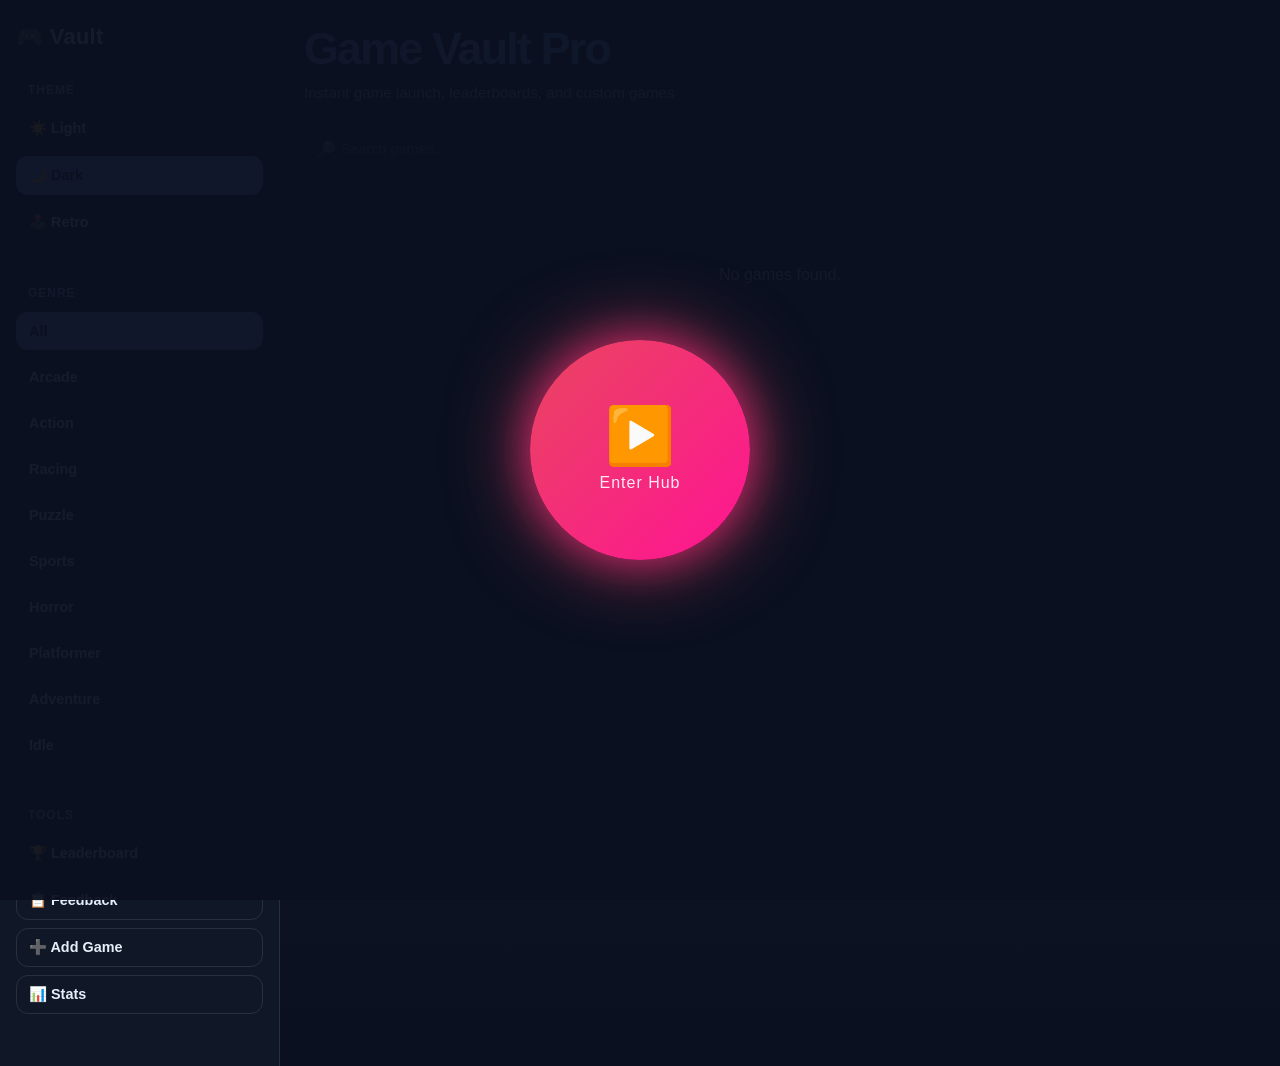
<file: index.html>
<!DOCTYPE html>
<html lang="en">
<head>
  <meta charset="UTF-8" />
  <meta name="viewport" content="width=device-width, initial-scale=1.0" />
  <title>Game Vault Pro</title>
  <style>
    :root {
      --bg: #0b1020;
      --bg-alt: #141d31;
      --surface: rgba(17,24,39,0.9);
      --surface-2: rgba(19,30,52,0.85);
      --text: #e5eefb;
      --muted: #a5b4d3;
      --accent: #7c9cff;
      --accent-2: #36d399;
      --border: rgba(148,163,184,0.18);
      --button-text: #08111d;
      --shadow: 0 24px 64px rgba(2, 6, 23, 0.52);
      --chip-bg: rgba(124,156,255,0.16);
      --chip-text: #e5eefb;
      --highlight: #e94560;
    }

    body[data-theme="light"] {
      --bg: #f4f7fb;
      --bg-alt: #ebf0f7;
      --surface: #ffffff;
      --surface-2: #edf2fb;
      --text: #111827;
      --muted: #4b5563;
      --accent: #3b82f6;
      --accent-2: #10b981;
      --border: rgba(17, 24, 39, 0.12);
      --button-text: #ffffff;
      --chip-bg: rgba(59, 130, 246, 0.1);
      --chip-text: #1f2937;
      --highlight: #ff6b6b;
    }

    body[data-theme="retro"] {
      --bg: #ff00ff;
      --bg-alt: #ff7b00;
      --surface: #ffff00;
      --surface-2: #ffdb00;
      --text: #000000;
      --muted: #1f1f1f;
      --accent: #00ffff;
      --accent-2: #ff4d4d;
      --border: rgba(0,0,0,0.6);
      --button-text: #000000;
      --chip-bg: rgba(0,255,255,0.2);
      --chip-text: #000000;
      --highlight: #ff00ff;
    }

    * { box-sizing: border-box; }
    html { scroll-behavior: smooth; }

    body {
      margin: 0;
      font-family: Inter, "Segoe UI", sans-serif;
      background: linear-gradient(180deg, var(--bg-alt), var(--bg));
      color: var(--text);
      display: grid;
      grid-template-columns: 280px 1fr;
      grid-template-rows: 1fr;
      min-height: 100vh;
    }

    /* Launch Button Screen */
    .launch-screen {
      position: fixed;
      inset: 0;
      display: grid;
      place-items: center;
      background: rgba(11, 16, 32, 0.95);
      z-index: 9999;
      animation: fadeInScreen 0.5s ease;
    }

    .launch-screen.hidden {
      opacity: 0;
      pointer-events: none;
      animation: fadeOutScreen 0.6s ease forwards;
    }

    @keyframes fadeInScreen {
      from { opacity: 0; }
      to { opacity: 1; }
    }

    @keyframes fadeOutScreen {
      from { opacity: 1; }
      to { opacity: 0; }
    }

    .launch-container {
      text-align: center;
    }

    .launch-btn {
      width: 220px;
      height: 220px;
      border-radius: 50%;
      background: linear-gradient(135deg, var(--highlight), #ff1493);
      border: none;
      cursor: pointer;
      font-size: 64px;
      font-weight: bold;
      color: white;
      box-shadow: 0 0 80px rgba(233, 69, 96, 0.8), 0 0 40px rgba(255, 20, 147, 0.6);
      animation: float 3s ease-in-out infinite, pulse-glow 2s ease-in-out infinite;
      transition: all 0.3s ease;
      display: flex;
      align-items: center;
      justify-content: center;
      flex-direction: column;
    }

    @keyframes float {
      0%, 100% { transform: translateY(0px); }
      50% { transform: translateY(-40px); }
    }

    @keyframes pulse-glow {
      0%, 100% {
        box-shadow: 0 0 60px rgba(233, 69, 96, 0.8), 0 0 30px rgba(255, 20, 147, 0.5);
      }
      50% {
        box-shadow: 0 0 100px rgba(233, 69, 96, 1), 0 0 60px rgba(255, 20, 147, 0.8);
      }
    }

    .launch-btn:hover {
      transform: scale(1.15);
      box-shadow: 0 0 120px rgba(233, 69, 96, 1), 0 0 80px rgba(255, 20, 147, 0.9);
    }

    .launch-btn:active {
      animation: launch-click 0.8s cubic-bezier(0.34, 1.56, 0.64, 1);
    }

    @keyframes launch-click {
      0% {
        transform: scale(1) rotateZ(0deg);
        opacity: 1;
      }
      50% {
        transform: scale(0.3) rotateZ(180deg);
        opacity: 0.8;
      }
      100% {
        transform: scale(0) rotateZ(360deg);
        opacity: 0;
      }
    }

    .launch-text {
      font-size: 56px;
      line-height: 1;
      margin-bottom: 10px;
    }

    .launch-subtext {
      font-size: 16px;
      opacity: 0.9;
      font-weight: 500;
      letter-spacing: 1px;
    }

    /* Main Layout */
    .sidebar {
      background: var(--surface);
      border-right: 1px solid var(--border);
      padding: 24px 0;
      overflow-y: auto;
      grid-row: 1;
      grid-column: 1;
    }

    .sidebar-section {
      padding: 0 16px 20px;
    }

    .sidebar-title {
      font-weight: 800;
      font-size: 0.75rem;
      text-transform: uppercase;
      letter-spacing: 0.08em;
      color: var(--muted);
      margin: 16px 0 12px;
      padding: 0 12px;
    }

    .sidebar-btn {
      width: 100%;
      border: 1px solid var(--border);
      background: transparent;
      color: var(--text);
      border-radius: 12px;
      padding: 10px 12px;
      text-align: left;
      cursor: pointer;
      font-weight: 700;
      transition: all 0.2s ease;
      margin-bottom: 8px;
      font-size: 0.9rem;
    }

    .sidebar-btn:hover,
    .sidebar-btn.active {
      background: var(--accent);
      color: var(--button-text);
      border-color: transparent;
    }

    .main-content {
      grid-row: 1;
      grid-column: 2;
      padding: 24px;
      overflow-y: auto;
    }

    .brand {
      font-weight: 900;
      letter-spacing: 0.02em;
      font-size: 1.35rem;
      padding: 0 16px 16px;
      border-bottom: 1px solid var(--border);
      margin-bottom: 12px;
    }

    h1 {
      margin: 0 0 8px;
      font-size: clamp(2rem, 3.5vw, 3rem);
      line-height: 1.1;
      letter-spacing: -0.04em;
      background: linear-gradient(135deg, var(--accent), var(--accent-2));
      -webkit-background-clip: text;
      -webkit-text-fill-color: transparent;
      background-clip: text;
    }

    .subtitle {
      color: var(--muted);
      line-height: 1.6;
      font-size: 0.95rem;
      margin: 0 0 24px;
    }

    .search-wrap {
      position: relative;
      margin-bottom: 18px;
    }

    .search-wrap input {
      width: 100%;
      background: var(--surface);
      border: 1px solid var(--border);
      border-radius: 12px;
      padding: 10px 14px 10px 36px;
      color: var(--text);
      outline: none;
      font-size: 0.9rem;
      transition: border-color 0.2s ease;
    }

    .search-wrap input:focus {
      border-color: var(--accent);
      box-shadow: 0 0 0 3px rgba(124, 156, 255, 0.1);
    }

    .search-icon {
      position: absolute;
      left: 12px;
      top: 50%;
      transform: translateY(-50%);
      opacity: 0.7;
    }

    .games-grid {
      display: grid;
      grid-template-columns: repeat(auto-fill, minmax(200px, 1fr));
      gap: 16px;
      margin-bottom: 40px;
    }

    .game-card {
      background: var(--surface);
      border: 1px solid var(--border);
      border-radius: 16px;
      overflow: hidden;
      box-shadow: var(--shadow);
      transition: transform 0.2s ease, border-color 0.2s ease;
    }

    .game-card:hover {
      transform: translateY(-4px);
      border-color: rgba(124,156,255,0.5);
    }

    .thumb-wrap {
      position: relative;
      overflow: hidden;
      background: var(--surface-2);
    }

    .thumb {
      display: block;
      width: 100%;
      aspect-ratio: 1.35 / 1;
      object-fit: cover;
      opacity: 0;
      transition: opacity 0.25s ease;
      background: linear-gradient(135deg, var(--accent), var(--accent-2));
    }

    .thumb.loaded { opacity: 1; }

    .thumb-badge {
      position: absolute;
      right: 8px;
      bottom: 8px;
      padding: 6px 8px;
      border-radius: 8px;
      background: rgba(0,0,0,0.6);
      color: white;
      font-weight: 800;
      font-size: 0.65rem;
    }

    .game-body {
      padding: 12px;
    }

    .chip {
      display: inline-flex;
      align-items: center;
      background: var(--chip-bg);
      color: var(--chip-text);
      border-radius: 999px;
      padding: 4px 8px;
      font-size: 0.65rem;
      font-weight: 800;
      border: 1px solid var(--border);
    }

    .game-title {
      margin: 8px 0 4px;
      font-size: 0.95rem;
      font-weight: 800;
      word-break: break-word;
    }

    .game-description {
      margin: 0 0 10px;
      color: var(--muted);
      line-height: 1.3;
      font-size: 0.75rem;
      min-height: 30px;
    }

    .card-actions {
      display: flex;
      gap: 6px;
    }

    .play-btn, .tips-btn {
      flex: 1;
      border-radius: 10px;
      padding: 8px 10px;
      cursor: pointer;
      font-weight: 700;
      font-size: 0.8rem;
      border: 1px solid var(--border);
      transition: transform 0.2s ease, filter 0.2s ease;
    }

    .play-btn {
      background: linear-gradient(135deg, var(--accent), var(--accent-2));
      color: var(--button-text);
      border: none;
    }

    .tips-btn {
      background: transparent;
      color: var(--text);
    }

    .play-btn:hover, .tips-btn:hover {
      transform: translateY(-2px);
      filter: brightness(1.05);
    }

    /* Modal */
    .modal {
      position: fixed;
      inset: 0;
      display: none;
      place-items: center;
      z-index: 200;
      background: rgba(0,0,0,0.6);
      padding: 20px;
    }

    .modal.open { display: grid; }

    .modal-content {
      width: min(680px, 100%);
      background: var(--surface);
      border: 1px solid var(--border);
      border-radius: 20px;
      box-shadow: var(--shadow);
      padding: 20px;
      max-height: 80vh;
      overflow: auto;
    }

    .modal-header {
      display: flex;
      align-items: center;
      justify-content: space-between;
      gap: 12px;
      margin-bottom: 16px;
    }

    .modal-header h2 {
      margin: 0;
      font-size: 1.4rem;
      background: linear-gradient(135deg, var(--accent), var(--accent-2));
      -webkit-background-clip: text;
      -webkit-text-fill-color: transparent;
      background-clip: text;
    }

    .close-btn {
      background: transparent;
      border: 1px solid var(--border);
      color: var(--text);
      border-radius: 8px;
      width: 36px;
      height: 36px;
      cursor: pointer;
      font-size: 1.1rem;
    }

    /* Leaderboard Section */
    .leaderboard-container {
      background: var(--surface);
      border: 1px solid var(--border);
      border-radius: 16px;
      padding: 20px;
      margin-bottom: 30px;
    }

    .lb-tabs {
      display: flex;
      gap: 8px;
      margin-bottom: 16px;
      flex-wrap: wrap;
    }

    .lb-tab {
      padding: 8px 14px;
      background: transparent;
      border: 1px solid var(--border);
      color: var(--text);
      border-radius: 8px;
      cursor: pointer;
      font-weight: 700;
      font-size: 0.85rem;
      transition: all 0.2s ease;
    }

    .lb-tab.active {
      background: var(--accent);
      border-color: var(--accent);
      color: var(--button-text);
    }

    .lb-entry {
      display: flex;
      justify-content: space-between;
      align-items: center;
      padding: 12px 14px;
      background: var(--surface-2);
      margin-bottom: 8px;
      border-radius: 10px;
      border-left: 3px solid var(--accent);
    }

    .lb-rank {
      font-weight: bold;
      color: var(--accent);
      width: 40px;
      font-size: 1.1rem;
    }

    .lb-player {
      flex: 1;
      margin-left: 10px;
      font-weight: 700;
    }

    .lb-score {
      font-weight: 800;
      color: var(--accent-2);
      font-size: 0.95rem;
    }

    /* Requests/Feedback Section */
    .requests-container {
      background: var(--surface);
      border: 1px solid var(--border);
      border-radius: 16px;
      padding: 20px;
      margin-bottom: 30px;
    }

    .req-tabs {
      display: flex;
      gap: 8px;
      margin-bottom: 16px;
      flex-wrap: wrap;
    }

    .req-tab {
      padding: 8px 14px;
      background: transparent;
      border: 1px solid var(--border);
      color: var(--text);
      border-radius: 8px;
      cursor: pointer;
      font-weight: 700;
      font-size: 0.85rem;
      transition: all 0.2s ease;
    }

    .req-tab.active {
      background: var(--highlight);
      border-color: var(--highlight);
      color: white;
    }

    .req-list {
      display: none;
      max-height: 300px;
      overflow-y: auto;
    }

    .req-list.active {
      display: block;
    }

    .req-item {
      background: var(--surface-2);
      padding: 12px 14px;
      margin-bottom: 8px;
      border-radius: 10px;
      border-left: 3px solid var(--highlight);
    }

    .req-title {
      font-weight: 800;
      color: var(--highlight);
      font-size: 0.95rem;
      margin-bottom: 4px;
    }

    .req-text {
      color: var(--text);
      font-size: 0.85rem;
      line-height: 1.4;
      margin-bottom: 6px;
    }

    .req-time {
      color: var(--muted);
      font-size: 0.75rem;
    }

    /* Form Styles */
    .form-group {
      margin-bottom: 12px;
    }

    .form-group label {
      display: block;
      margin-bottom: 6px;
      font-weight: 700;
      font-size: 0.9rem;
    }

    .form-group input,
    .form-group textarea,
    .form-group select {
      width: 100%;
      border: 1px solid var(--border);
      background: var(--surface-2);
      color: var(--text);
      border-radius: 10px;
      padding: 10px 12px;
      resize: vertical;
      font-size: 0.9rem;
      font-family: inherit;
      transition: border-color 0.2s ease;
    }

    .form-group input:focus,
    .form-group textarea:focus,
    .form-group select:focus {
      outline: none;
      border-color: var(--accent);
      box-shadow: 0 0 0 3px rgba(124, 156, 255, 0.1);
    }

    .empty-state {
      display: none;
      text-align: center;
      padding: 40px 0;
      color: var(--muted);
    }

    .empty-state.visible { display: block; }

    /* Responsive */
    @media (max-width: 1024px) {
      body { grid-template-columns: 1fr; }
      .sidebar { grid-column: 1; grid-row: 1; max-height: 140px; overflow-x: auto; display: flex; flex-direction: row; padding: 12px; border-right: none; border-bottom: 1px solid var(--border); }
      .sidebar-section { display: flex; gap: 12px; padding: 0; margin: 0; white-space: nowrap; }
      .sidebar-title { display: none; }
      .sidebar-btn { margin-bottom: 0; flex-shrink: 0; }
      .main-content { grid-column: 1; grid-row: 2; }
      body { grid-template-rows: 140px 1fr; }
      .games-grid { grid-template-columns: repeat(auto-fill, minmax(150px, 1fr)); }
    }

    /* Scrollbar */
    ::-webkit-scrollbar {
      width: 8px;
    }

    ::-webkit-scrollbar-track {
      background: var(--bg);
    }

    ::-webkit-scrollbar-thumb {
      background: var(--accent);
      border-radius: 4px;
    }

    ::-webkit-scrollbar-thumb:hover {
      background: var(--accent-2);
    }
  </style>
</head>
<body data-theme="dark">

  <!-- Launch Screen -->
  <div id="launchScreen" class="launch-screen">
    <div class="launch-container">
      <button class="launch-btn" id="launchBtn">
        <div class="launch-text">▶️</div>
        <div class="launch-subtext">Enter Hub</div>
      </button>
    </div>
  </div>

  <!-- Sidebar -->
  <aside class="sidebar">
    <div class="brand">🎮 Vault</div>

    <div class="sidebar-section">
      <p class="sidebar-title">Theme</p>
      <button class="sidebar-btn" data-theme="light">☀️ Light</button>
      <button class="sidebar-btn active" data-theme="dark">🌙 Dark</button>
      <button class="sidebar-btn" data-theme="retro">🕹️ Retro</button>
    </div>

    <div class="sidebar-section">
      <p class="sidebar-title">Genre</p>
      <div id="genreContainer"></div>
    </div>

    <div class="sidebar-section">
      <p class="sidebar-title">Tools</p>
      <button class="sidebar-btn" onclick="showLeaderboard()">🏆 Leaderboard</button>
      <button class="sidebar-btn" onclick="showRequests()">📋 Feedback</button>
      <button class="sidebar-btn" onclick="showAddGame()">➕ Add Game</button>
      <button class="sidebar-btn" onclick="showStats()">📊 Stats</button>
    </div>
  </aside>

  <!-- Main Content -->
  <main class="main-content">
    <h1>Game Vault Pro</h1>
    <p class="subtitle">Instant game launch, leaderboards, and custom games</p>

    <div class="search-wrap">
      <span class="search-icon">🔎</span>
      <input id="searchInput" type="search" placeholder="Search games..." />
    </div>

    <!-- Leaderboard Section -->
    <div id="leaderboardSection" class="leaderboard-container" style="display:none;">
      <h2>🏆 Leaderboards</h2>
      <div class="lb-tabs" id="lbTabs"></div>
      <div id="lbContent"></div>
    </div>

    <!-- Requests Section -->
    <div id="requestsSection" class="requests-container" style="display:none;">
      <h2>📋 Feedback & Requests</h2>
      <div class="req-tabs">
        <button class="req-tab active" data-req="bugs">🐛 Bugs</button>
        <button class="req-tab" data-req="games">🎮 Game Requests</button>
        <button class="req-tab" data-req="features">✨ Features</button>
      </div>
      <div id="reqContent"></div>
      <button class="sidebar-btn" onclick="openSubmitRequest()" style="width:100%; margin-top:12px;">+ Submit New</button>
    </div>

    <!-- Add Game Section -->
    <div id="addGameSection" style="display:none;">
      <h2>➕ Add Custom Game</h2>
      <div style="background:var(--surface); border:1px solid var(--border); border-radius:16px; padding:20px;">
        <form onsubmit="submitCustomGame(event)">
          <div class="form-group">
            <label for="customGameTitle">Game Title</label>
            <input id="customGameTitle" type="text" required placeholder="e.g., My Awesome Game">
          </div>
          <div class="form-group">
            <label for="customGameFile">Game File (filename from repo)</label>
            <input id="customGameFile" type="text" required placeholder="e.g., mygame.html">
          </div>
          <div class="form-group">
            <label for="customGameGenre">Genre</label>
            <select id="customGameGenre">
              <option>Arcade</option>
              <option>Action</option>
              <option>Racing</option>
              <option>Puzzle</option>
              <option>Sports</option>
              <option>Horror</option>
              <option>Platformer</option>
              <option>Adventure</option>
              <option>Idle</option>
            </select>
          </div>
          <button type="submit" class="sidebar-btn" style="width:100%; background:var(--accent); color:var(--button-text); border:none;">Save Game</button>
        </form>
      </div>
    </div>

    <!-- Stats Section -->
    <div id="statsSection" style="display:none;">
      <h2>📊 Your Stats</h2>
      <div style="background:var(--surface); border:1px solid var(--border); border-radius:16px; padding:20px; display:grid; grid-template-columns:repeat(auto-fit, minmax(150px, 1fr)); gap:16px;">
        <div style="text-align:center;">
          <div style="font-size:2.5rem; font-weight:bold; color:var(--accent);" id="statGamesPlayed">0</div>
          <div style="color:var(--muted); font-size:0.9rem;">Games Played</div>
        </div>
        <div style="text-align:center;">
          <div style="font-size:2.5rem; font-weight:bold; color:var(--accent-2);" id="statCustomGames">0</div>
          <div style="color:var(--muted); font-size:0.9rem;">Custom Games</div>
        </div>
        <div style="text-align:center;">
          <div style="font-size:2.5rem; font-weight:bold; color:var(--highlight);" id="statTotalScore">0</div>
          <div style="color:var(--muted); font-size:0.9rem;">Total Score</div>
        </div>
      </div>
      <button class="sidebar-btn" onclick="resetAllData()" style="width:100%; margin-top:20px; background:#d32f2f; color:white; border:none;">⚠️ Reset All Data</button>
    </div>

    <!-- Games Grid -->
    <div id="gamesGrid" class="games-grid"></div>
    <div id="emptyState" class="empty-state">No games found.</div>
  </main>

  <!-- Submit Request Modal -->
  <div id="requestModal" class="modal">
    <div class="modal-content">
      <div class="modal-header">
        <h2>Submit Feedback</h2>
        <button class="close-btn" onclick="closeRequestModal()">✕</button>
      </div>
      <form onsubmit="submitRequest(event)">
        <div class="form-group">
          <label for="reqType">Type</label>
          <select id="reqType" required>
            <option value="">Select...</option>
            <option value="bugs">🐛 Bug Report</option>
            <option value="games">🎮 Game Request</option>
            <option value="features">✨ Feature Request</option>
          </select>
        </div>
        <div class="form-group">
          <label for="reqTitle">Title</label>
          <input id="reqTitle" type="text" required>
        </div>
        <div class="form-group">
          <label for="reqDesc">Description</label>
          <textarea id="reqDesc" rows="4" required></textarea>
        </div>
        <button type="submit" class="sidebar-btn" style="width:100%; background:var(--accent); color:var(--button-text); border:none;">Submit</button>
      </form>
    </div>
  </div>

  <script>
    // ==================== CONFIG ====================
    const GAMES_OWNER = 'lockin676767676767';
    const GAMES_REPO = 'games';
    const RAW_GAMES_BASE = `https://raw.githubusercontent.com/${GAMES_OWNER}/${GAMES_REPO}/main/`;
    const GH_PAGES_GAMES_BASE = `https://${GAMES_OWNER}.github.io/${GAMES_REPO}/`;

    function getBaseUrl() {
      if (window.location.hostname.endsWith('github.io')) {
        return GH_PAGES_GAMES_BASE;
      }
      return RAW_GAMES_BASE;
    }

    // ==================== STATE ====================
    const state = {
      games: JSON.parse(localStorage.getItem('games_cache') || '[]'),
      customGames: JSON.parse(localStorage.getItem('custom_games') || '[]'),
      theme: localStorage.getItem('theme') || 'dark',
      activeGenre: 'All',
      searchQuery: '',
      leaderboard: JSON.parse(localStorage.getItem('leaderboard') || '{}'),
      requests: JSON.parse(localStorage.getItem('requests') || '{"bugs":[],"games":[],"features":[]}'),
      stats: JSON.parse(localStorage.getItem('stats') || '{"played":0,"custom":0,"score":0}')
    };

    const GENRES = ['All', 'Arcade', 'Action', 'Racing', 'Puzzle', 'Sports', 'Horror', 'Platformer', 'Adventure', 'Idle'];

    // ==================== LAUNCH SCREEN ====================
    document.getElementById('launchBtn').addEventListener('click', () => {
      const screen = document.getElementById('launchScreen');
      screen.classList.add('hidden');
      setTimeout(() => {
        screen.style.display = 'none';
      }, 600);
    });

    // ==================== UTILS ====================
    function saveState() {
      localStorage.setItem('games_cache', JSON.stringify(state.games));
      localStorage.setItem('custom_games', JSON.stringify(state.customGames));
      localStorage.setItem('leaderboard', JSON.stringify(state.leaderboard));
      localStorage.setItem('requests', JSON.stringify(state.requests));
      localStorage.setItem('stats', JSON.stringify(state.stats));
      localStorage.setItem('theme', state.theme);
    }

    function makeFallbackImage(title = 'Game') {
      const label = encodeURIComponent(title.slice(0, 18));
      return `data:image/svg+xml;charset=UTF-8,${encodeURIComponent(`<svg xmlns="http://www.w3.org/2000/svg" viewBox="0 0 600 430"><rect width="600" height="430" fill="#1a1a2e"/><text x="50%" y="50%" font-size="32" fill="#7c9cff" text-anchor="middle" dominant-baseline="middle" font-weight="bold">${title}</text></svg>`)}`;
    }

    function setTheme(theme) {
      document.body.setAttribute('data-theme', theme);
      state.theme = theme;
      saveState();
      document.querySelectorAll('[data-theme]').forEach(btn => {
        btn.classList.toggle('active', btn.dataset.theme === theme);
      });
    }

    function titleFromFileName(name) {
      const base = name.replace(/\.[^.]+$/, '').replace(/[_-]/g, ' ');
      return base.replace(/\b\w/g, c => c.toUpperCase());
    }

    function inferGenre(fileName) {
      const combo = fileName.toLowerCase();
      if (combo.includes('race') || combo.includes('drift') || combo.includes('car') || combo.includes('motor')) return 'Racing';
      if (combo.includes('bowl') || combo.includes('basket') || combo.includes('ball')) return 'Sports';
      if (combo.includes('backrooms') || combo.includes('fnaf') || combo.includes('granny')) return 'Horror';
      if (combo.includes('run') || combo.includes('jump') || combo.includes('platform')) return 'Platformer';
      if (combo.includes('2048') || combo.includes('puzzle') || combo.includes('wordle')) return 'Puzzle';
      if (combo.includes('battle') || combo.includes('shoot') || combo.includes('fight')) return 'Action';
      if (combo.includes('clicker') || combo.includes('tap')) return 'Idle';
      return 'Arcade';
    }

    // ==================== GAME LOADING ====================
    function launchGameInstant(url, title) {
      fetch(url)
        .then(r => r.text())
        .then(html => {
          const w = window.open('about:blank');
          if (!w) { alert('Popup blocked'); return; }
          const baseHref = url.substring(0, url.lastIndexOf('/') + 1);
          const withBase = html.replace(/<head\s*>/i, `<head><base href="${baseHref}">`);
          w.document.write(withBase);
          w.document.close();
          
          // Track play
          state.stats.played++;
          if (!state.leaderboard[title]) {
            state.leaderboard[title] = { score: Math.floor(Math.random() * 1000), level: Math.floor(Math.random() * 50) };
          }
          saveState();
        })
        .catch(err => alert('Failed: ' + err.message));
    }

    // ==================== GAME RENDERING ====================
    function renderGames() {
      const allGames = [...state.games, ...state.customGames];
      const filtered = allGames.filter(g => {
        const matchQuery = !state.searchQuery || `${g.title} ${g.genre}`.toLowerCase().includes(state.searchQuery.toLowerCase());
        const matchGenre = state.activeGenre === 'All' || g.genre === state.activeGenre;
        return matchQuery && matchGenre;
      });

      const grid = document.getElementById('gamesGrid');
      grid.innerHTML = '';

      filtered.forEach(game => {
        const card = document.createElement('article');
        card.className = 'game-card';
        const gameUrl = getBaseUrl() + game.url;
        card.innerHTML = `
          <div class="thumb-wrap">
            <img class="thumb" src="${game.thumbnail}" alt="${game.title}" loading="lazy" onload="this.classList.add('loaded')" onerror="this.src='${makeFallbackImage(game.title)}'" />
            <span class="thumb-badge">▶</span>
          </div>
          <div class="game-body">
            <span class="chip">${game.genre}</span>
            <h3 class="game-title">${game.title}</h3>
            <p class="game-description">${game.description || 'Fun game'}</p>
            <div class="card-actions">
              <button type="button" class="play-btn" onclick="launchGameInstant('${gameUrl}', '${game.title.replace(/'/g, "\\'")}')">Play</button>
              <button type="button" class="tips-btn" onclick="alert('Tips for: ${game.title}')">Tips</button>
            </div>
          </div>
        `;
        grid.appendChild(card);
      });

      document.getElementById('emptyState').classList.toggle('visible', filtered.length === 0);
    }

    function renderGenreFilters() {
      const container = document.getElementById('genreContainer');
      container.innerHTML = '';
      GENRES.forEach(genre => {
        const btn = document.createElement('button');
        btn.type = 'button';
        btn.className = 'sidebar-btn' + (genre === state.activeGenre ? ' active' : '');
        btn.textContent = genre;
        btn.addEventListener('click', () => {
          state.activeGenre = genre;
          renderGenreFilters();
          renderGames();
        });
        container.appendChild(btn);
      });
    }

    // ==================== LEADERBOARD ====================
    function showLeaderboard() {
      document.getElementById('leaderboardSection').style.display = 'block';
      document.getElementById('requestsSection').style.display = 'none';
      document.getElementById('addGameSection').style.display = 'none';
      document.getElementById('statsSection').style.display = 'none';

      const entries = Object.entries(state.leaderboard).sort((a, b) => b[1].score - a[1].score).slice(0, 10);
      const content = document.getElementById('lbContent');
      
      if (entries.length === 0) {
        content.innerHTML = '<p style="color:var(--muted); text-align:center; padding:20px;">Play games to populate leaderboard!</p>';
        return;
      }

      content.innerHTML = entries.map((entry, idx) => `
        <div class="lb-entry">
          <span class="lb-rank">${idx + 1} ${['🥇', '🥈', '🥉'][idx] || '  '}</span>
          <span class="lb-player">${entry[0]}</span>
          <span class="lb-score">${entry[1].score} pts</span>
        </div>
      `).join('');
    }

    // ==================== REQUESTS ====================
    function showRequests() {
      document.getElementById('leaderboardSection').style.display = 'none';
      document.getElementById('requestsSection').style.display = 'block';
      document.getElementById('addGameSection').style.display = 'none';
      document.getElementById('statsSection').style.display = 'none';
      renderRequests();
    }

    function renderRequests() {
      const content = document.getElementById('reqContent');
      const activeType = document.querySelector('.req-tab.active')?.dataset.req || 'bugs';
      const items = state.requests[activeType] || [];
      
      if (items.length === 0) {
        content.innerHTML = '<p style="color:var(--muted); text-align:center; padding:20px;">No requests yet.</p>';
        return;
      }

      content.innerHTML = items.map(req => `
        <div class="req-item">
          <div class="req-title">${req.title}</div>
          <div class="req-text">${req.desc}</div>
          <div class="req-time">${new Date(req.date).toLocaleDateString()}</div>
        </div>
      `).join('');
    }

    function openSubmitRequest() {
      document.getElementById('requestModal').classList.add('open');
    }

    function closeRequestModal() {
      document.getElementById('requestModal').classList.remove('open');
    }

    function submitRequest(e) {
      e.preventDefault();
      const type = document.getElementById('reqType').value;
      const title = document.getElementById('reqTitle').value;
      const desc = document.getElementById('reqDesc').value;

      state.requests[type].push({ title, desc, date: new Date().toISOString() });
      saveState();
      renderRequests();
      closeRequestModal();
      document.getElementById('requestModal').querySelector('form').reset();
    }

    document.querySelectorAll('.req-tab').forEach(tab => {
      tab.addEventListener('click', () => {
        document.querySelectorAll('.req-tab').forEach(t => t.classList.remove('active'));
        tab.classList.add('active');
        renderRequests();
      });
    });

    // ==================== ADD GAME ====================
    function showAddGame() {
      document.getElementById('leaderboardSection').style.display = 'none';
      document.getElementById('requestsSection').style.display = 'none';
      document.getElementById('addGameSection').style.display = 'block';
      document.getElementById('statsSection').style.display = 'none';
    }

    function submitCustomGame(e) {
      e.preventDefault();
      const title = document.getElementById('customGameTitle').value;
      const file = document.getElementById('customGameFile').value;
      const genre = document.getElementById('customGameGenre').value;

      state.customGames.push({
        title,
        url: file,
        genre,
        description: 'Custom game',
        thumbnail: makeFallbackImage(title)
      });

      state.stats.custom++;
      saveState();
      renderGames();
      alert('Game added!');
      e.target.reset();
    }

    // ==================== STATS ====================
    function showStats() {
      document.getElementById('leaderboardSection').style.display = 'none';
      document.getElementById('requestsSection').style.display = 'none';
      document.getElementById('addGameSection').style.display = 'none';
      document.getElementById('statsSection').style.display = 'block';
      
      document.getElementById('statGamesPlayed').textContent = state.stats.played;
      document.getElementById('statCustomGames').textContent = state.stats.custom;
      document.getElementById('statTotalScore').textContent = Object.values(state.leaderboard).reduce((sum, g) => sum + (g.score || 0), 0);
    }

    function resetAllData() {
      if (confirm('This will reset ALL data. Are you sure?')) {
        localStorage.clear();
        location.reload();
      }
    }

    // ==================== THEMES ====================
    document.querySelectorAll('[data-theme]').forEach(btn => {
      btn.addEventListener('click', () => setTheme(btn.dataset.theme));
    });

    // ==================== SEARCH ====================
    document.getElementById('searchInput').addEventListener('input', e => {
      state.searchQuery = e.target.value;
      renderGames();
    });

    // ==================== LOAD GAMES ====================
    async function loadGames() {
      try {
        const res = await fetch(`https://api.github.com/repos/${GAMES_OWNER}/${GAMES_REPO}/git/trees/main?recursive=1`);
        const data = await res.json();
        const tree = data.tree || [];

        const games = tree
          .filter(e => e.type === 'blob' && /\.html?$/i.test(e.path) && !e.path.includes('Images/'))
          .map(e => {
            const fileName = e.path.split('/').pop();
            const title = titleFromFileName(fileName);
            const genre = inferGenre(fileName);
            return {
              title,
              url: fileName,
              genre,
              description: `A fun ${genre.toLowerCase()} game`,
              thumbnail: makeFallbackImage(title)
            };
          })
          .sort((a, b) => a.title.localeCompare(b.title));

        state.games = games;
        saveState();
      } catch (err) {
        console.log('Using cached games');
      }

      renderGenreFilters();
      renderGames();
      setTheme(state.theme);
    }

    // ==================== INIT ====================
    loadGames();
  </script>
</body>
</html>
</file>
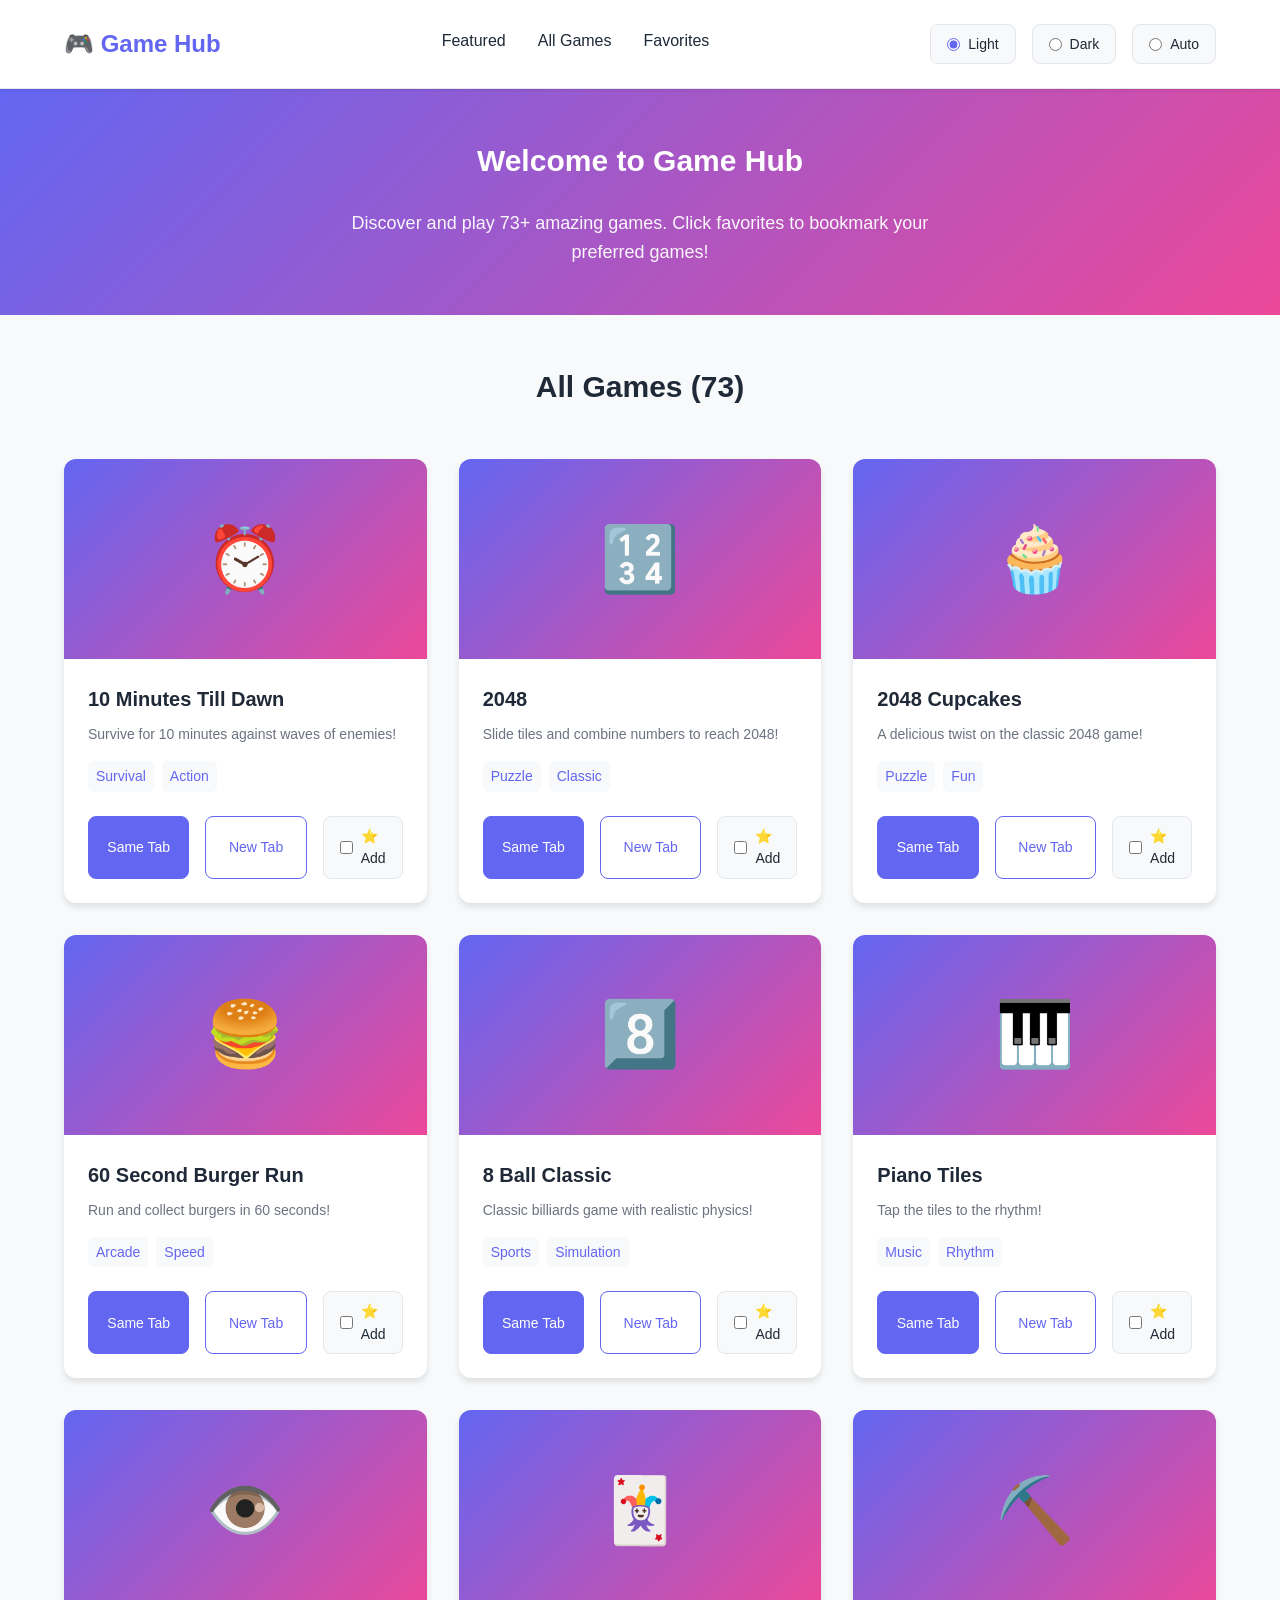
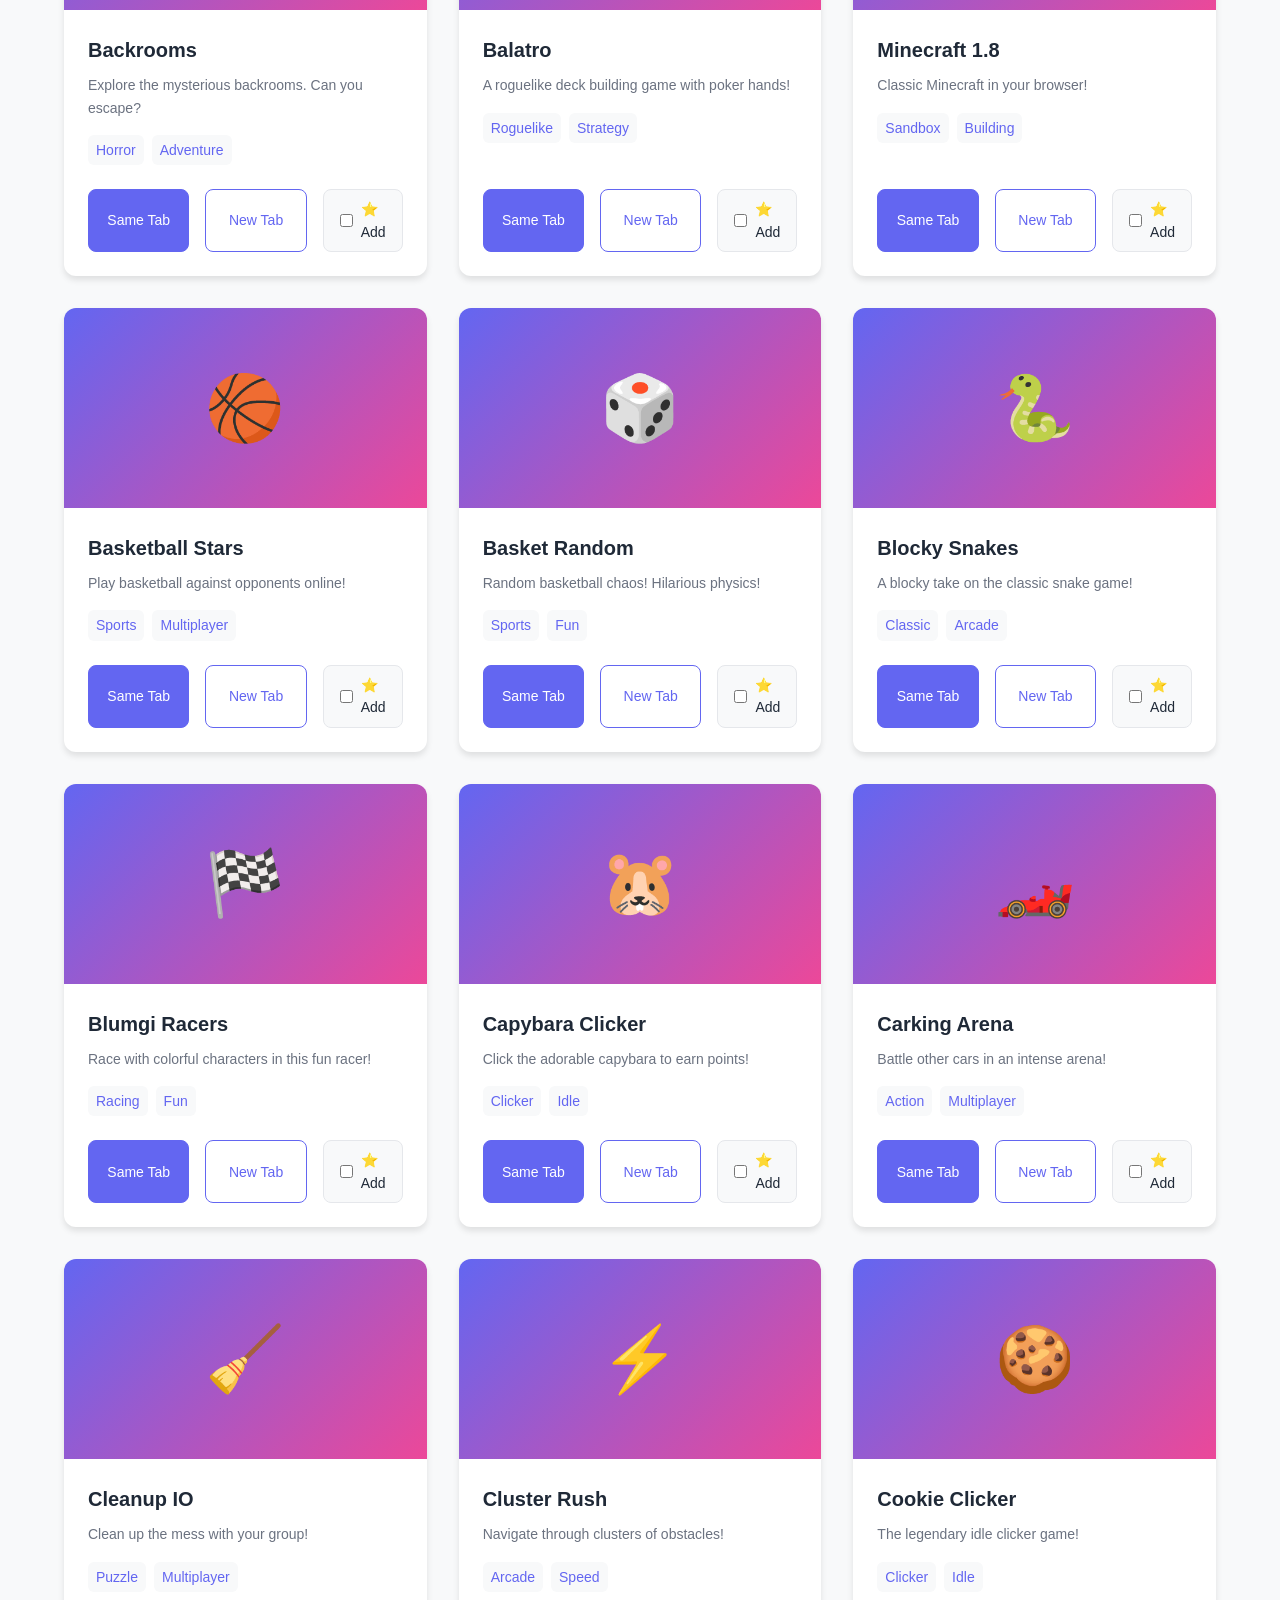
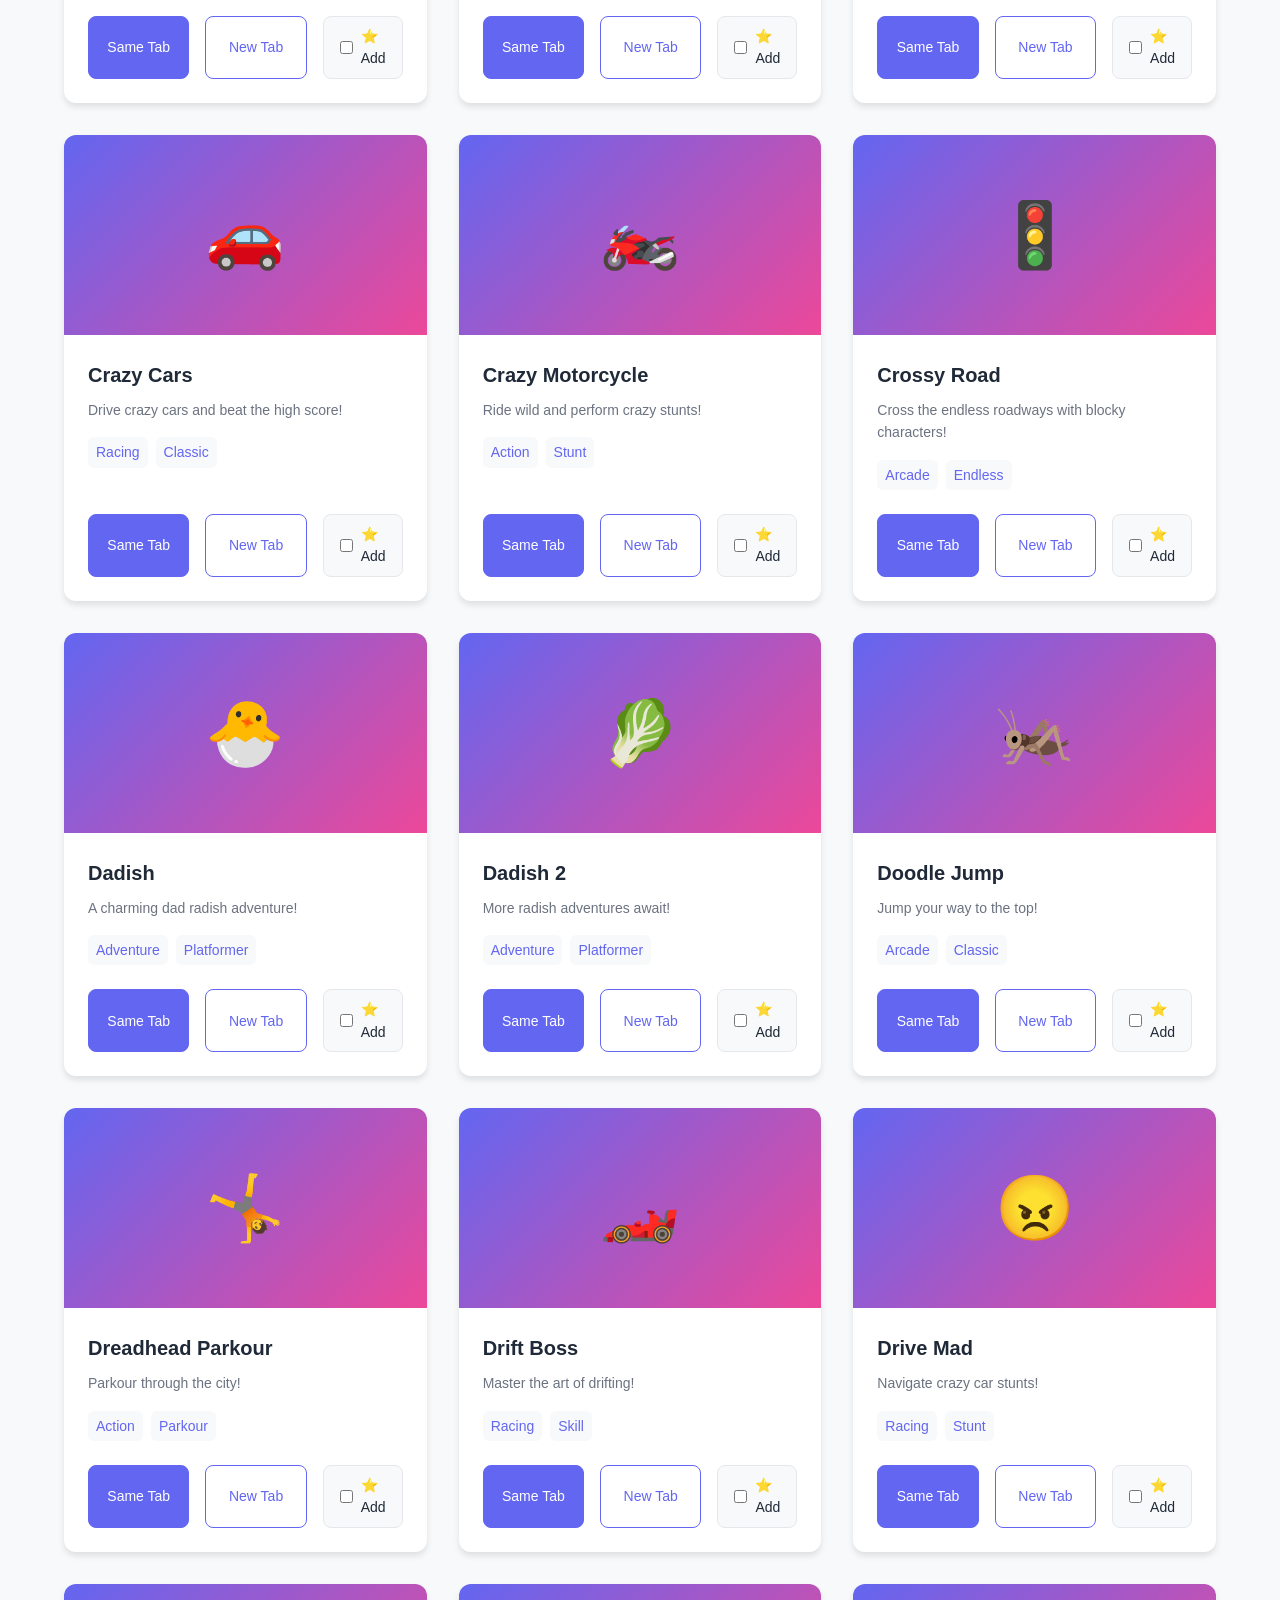
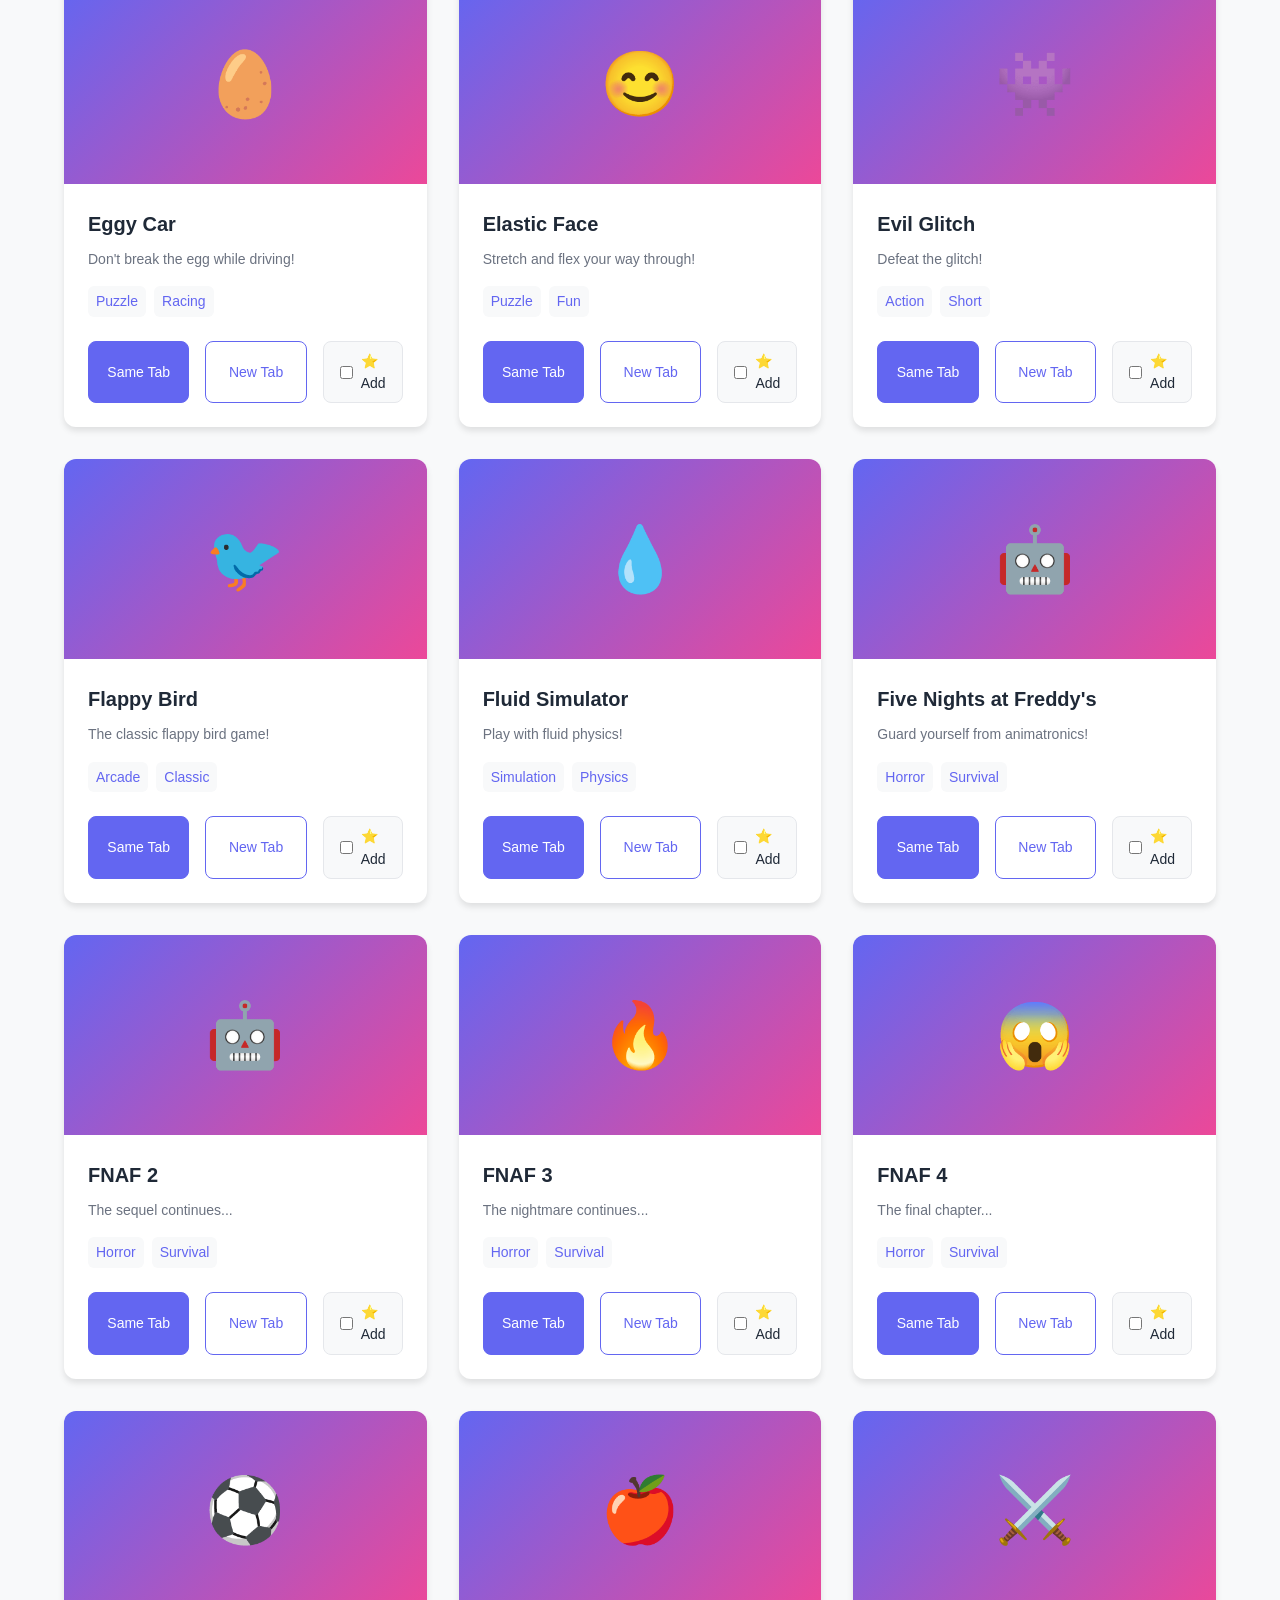
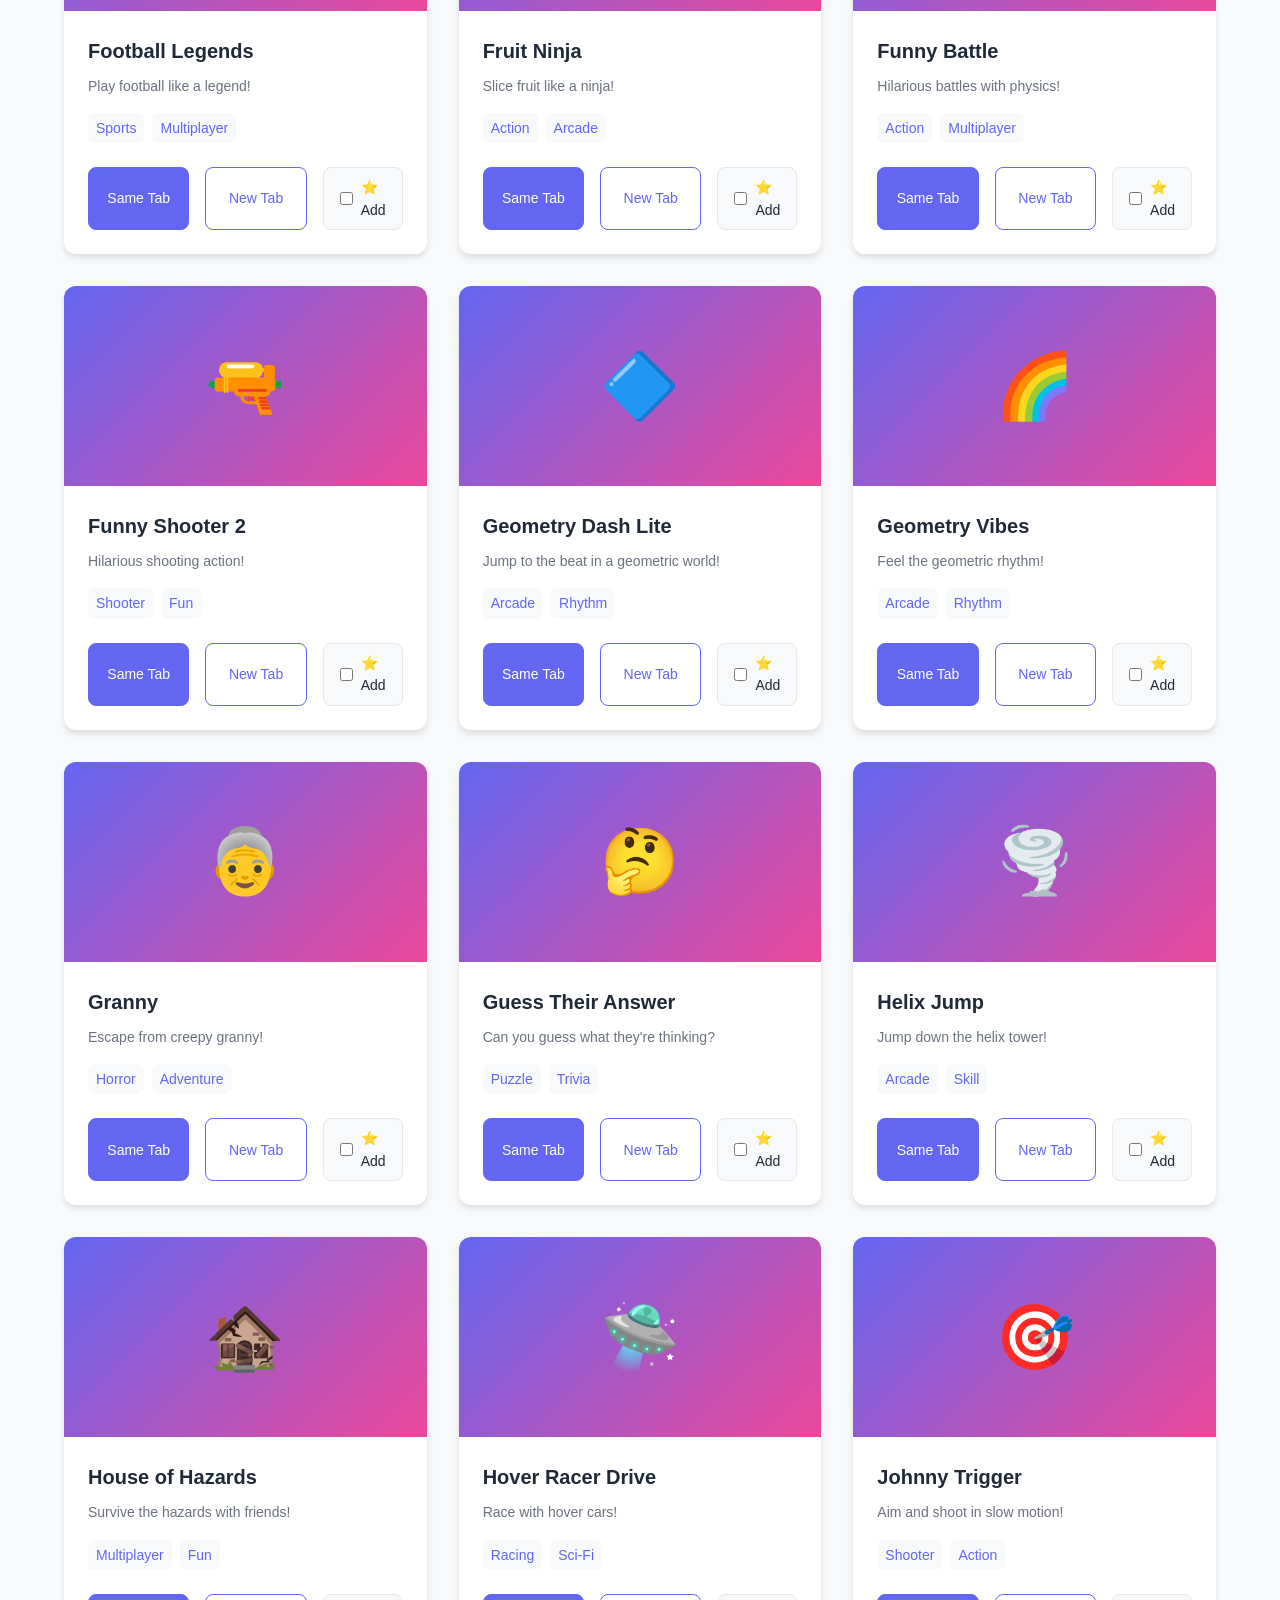
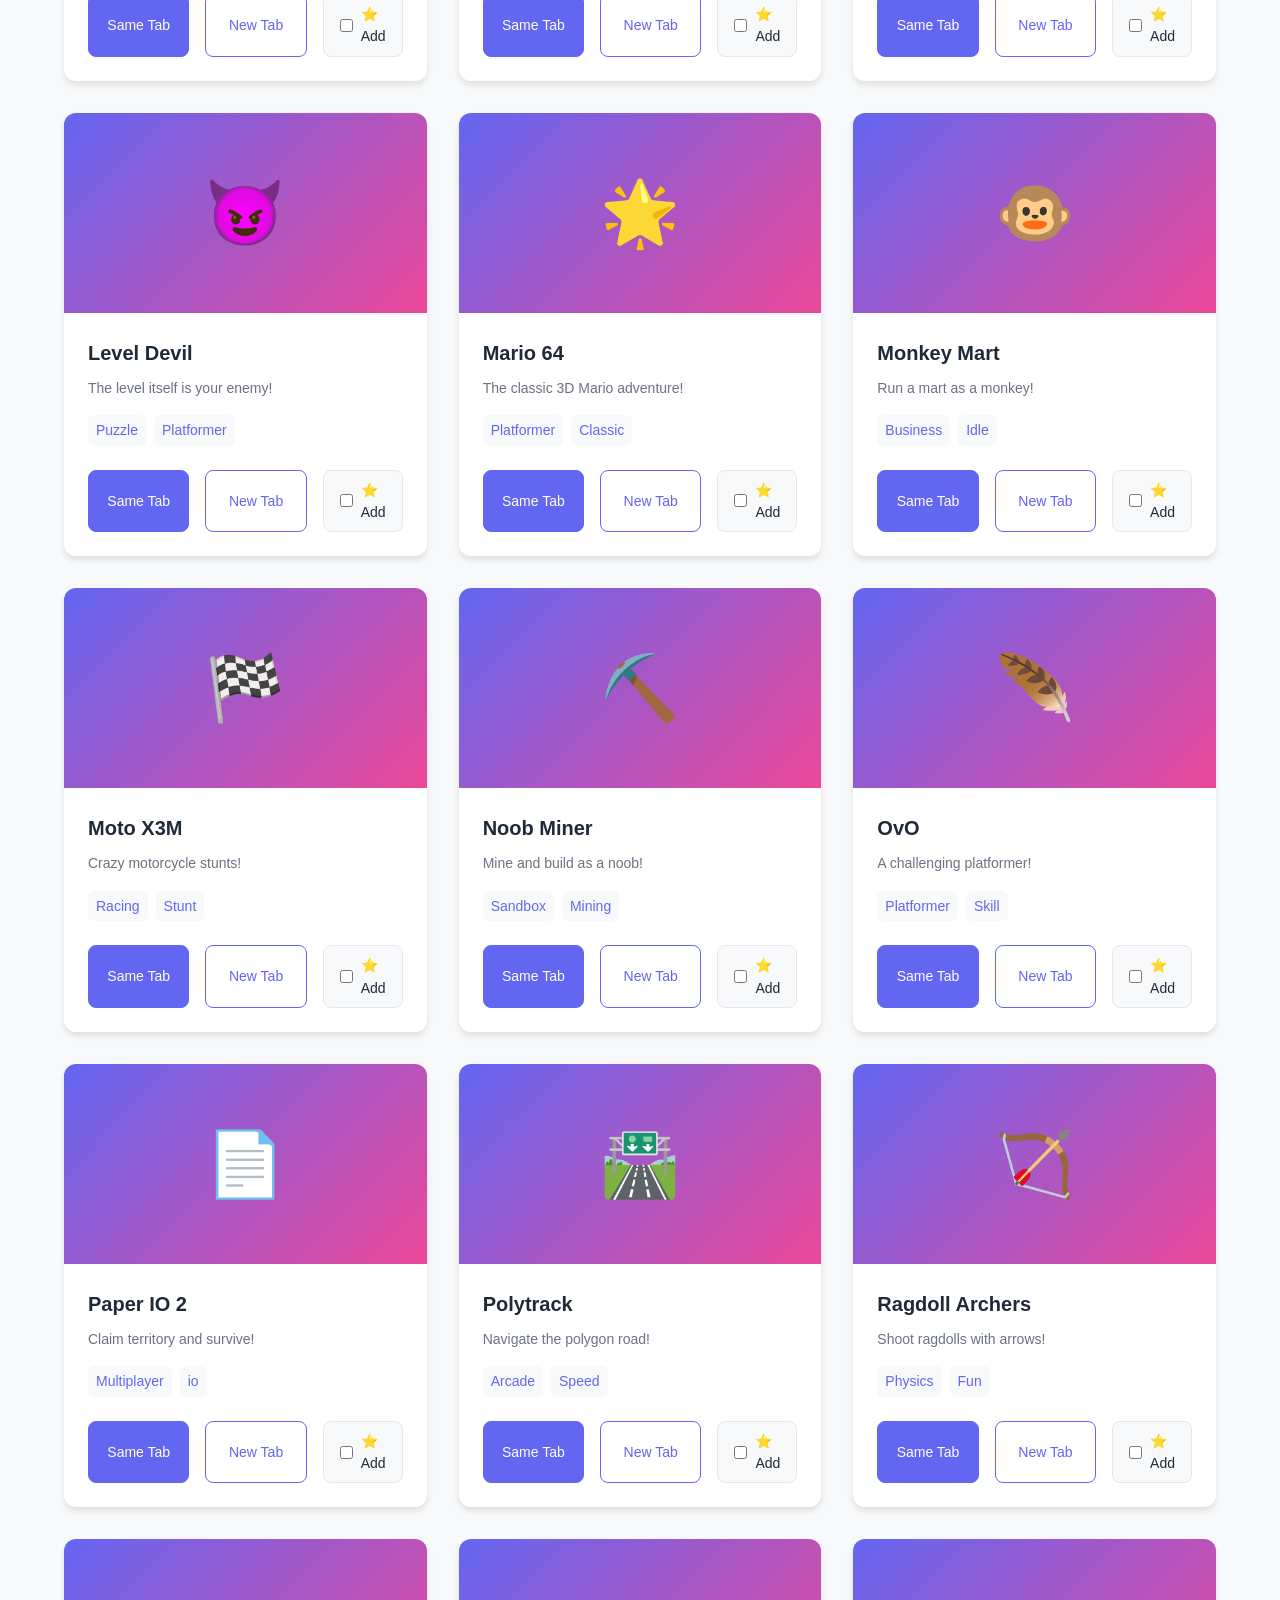
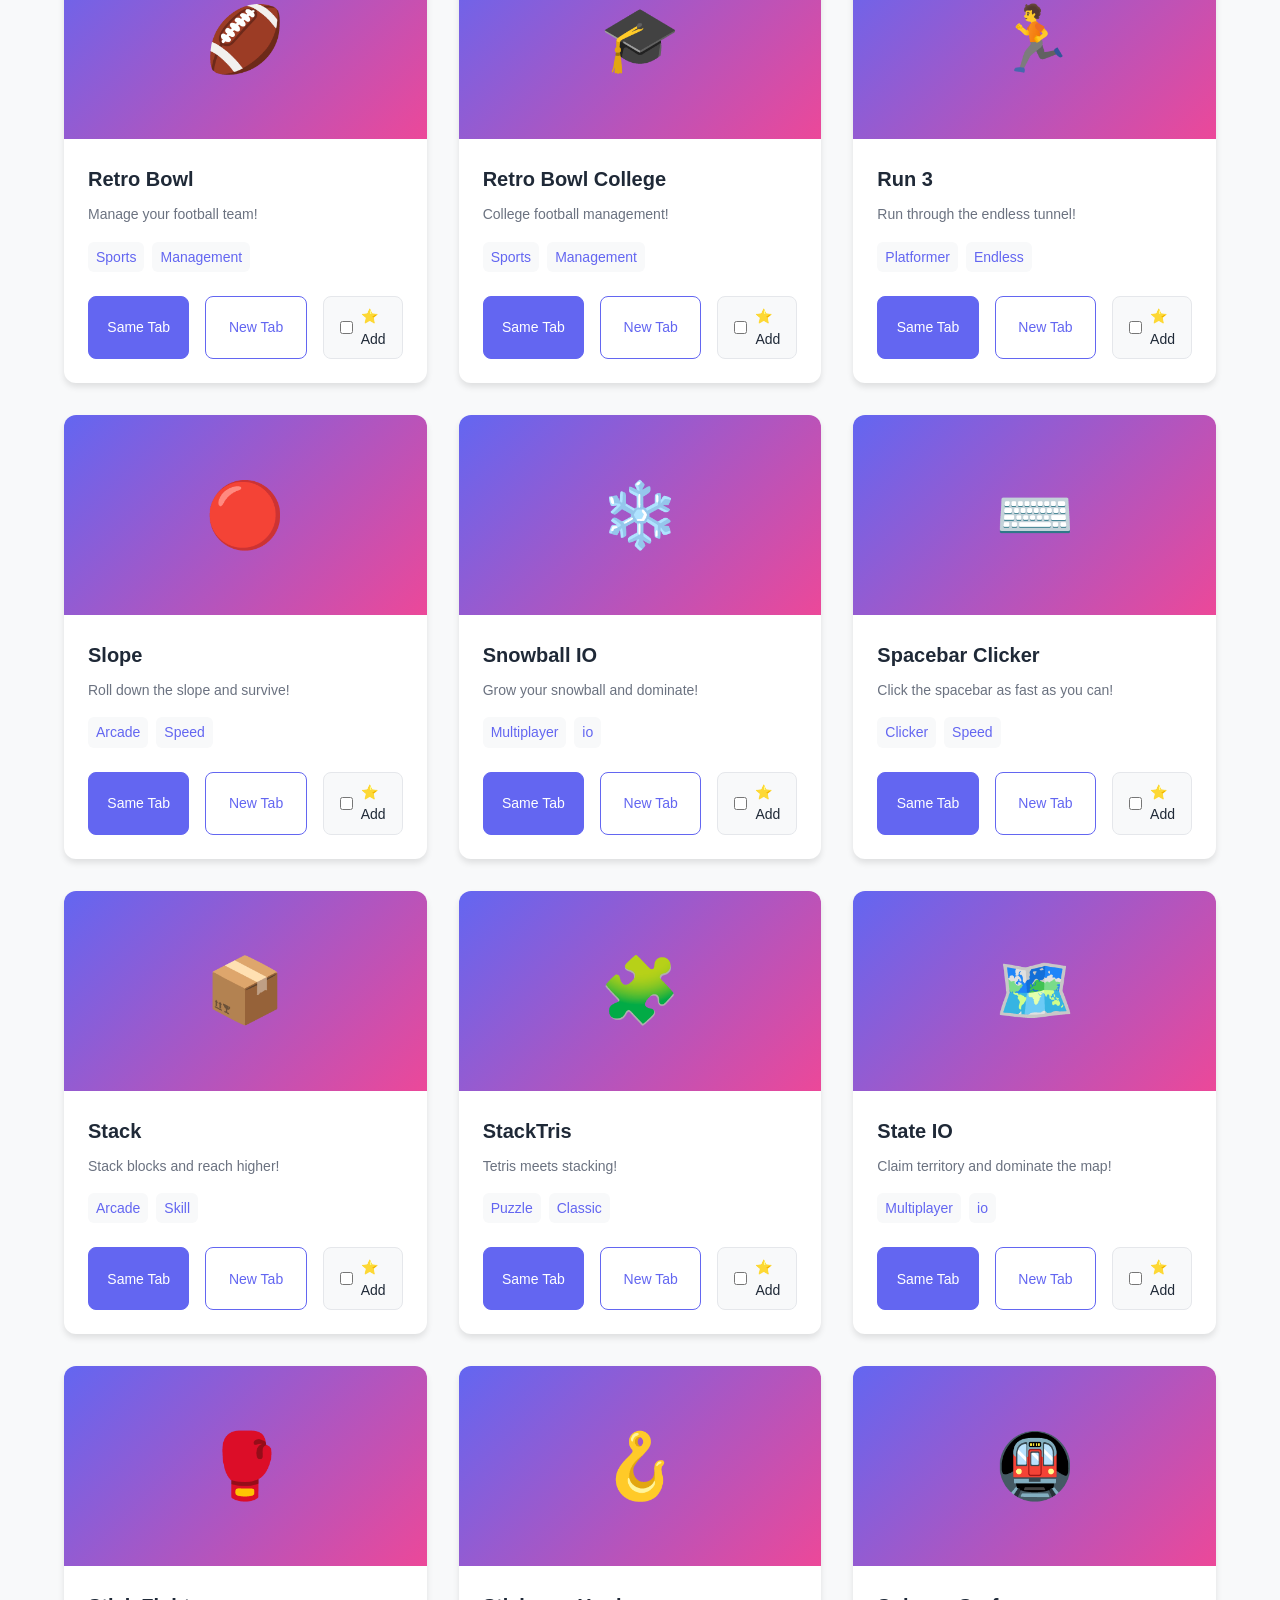
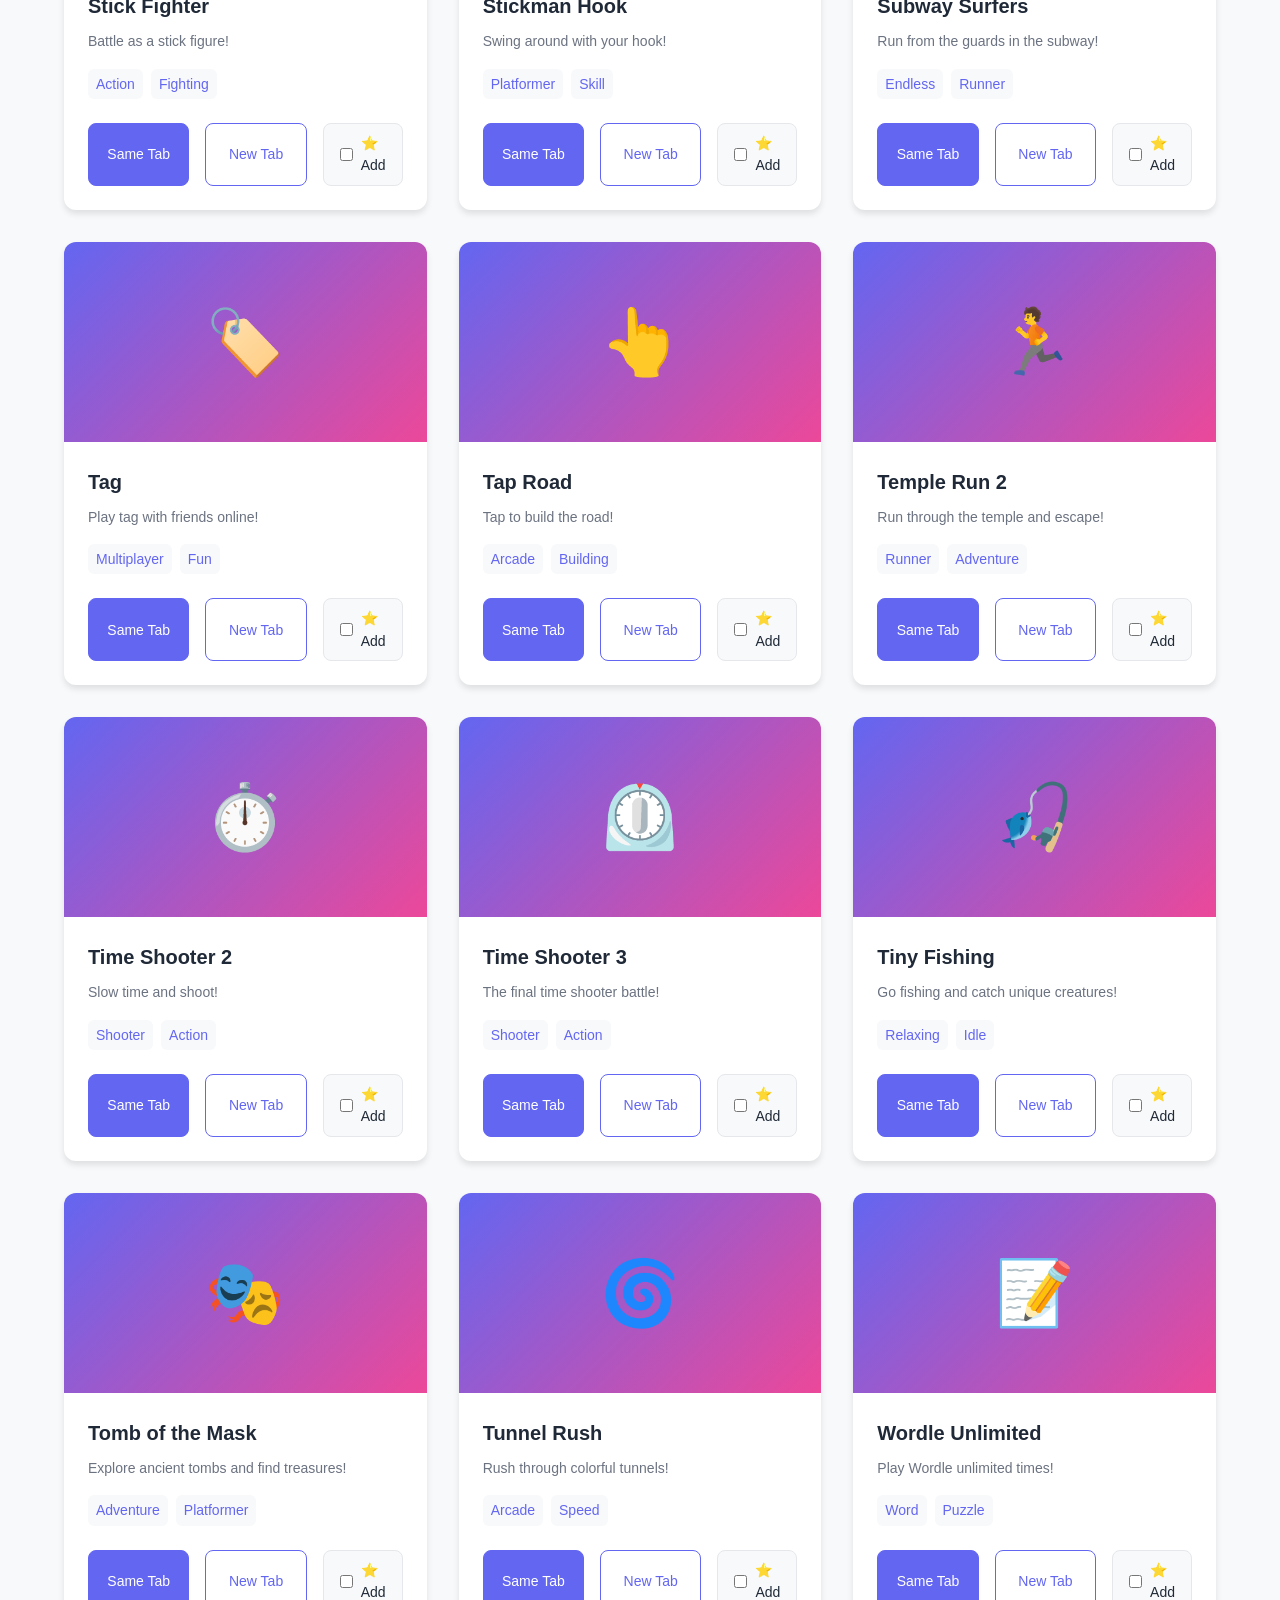
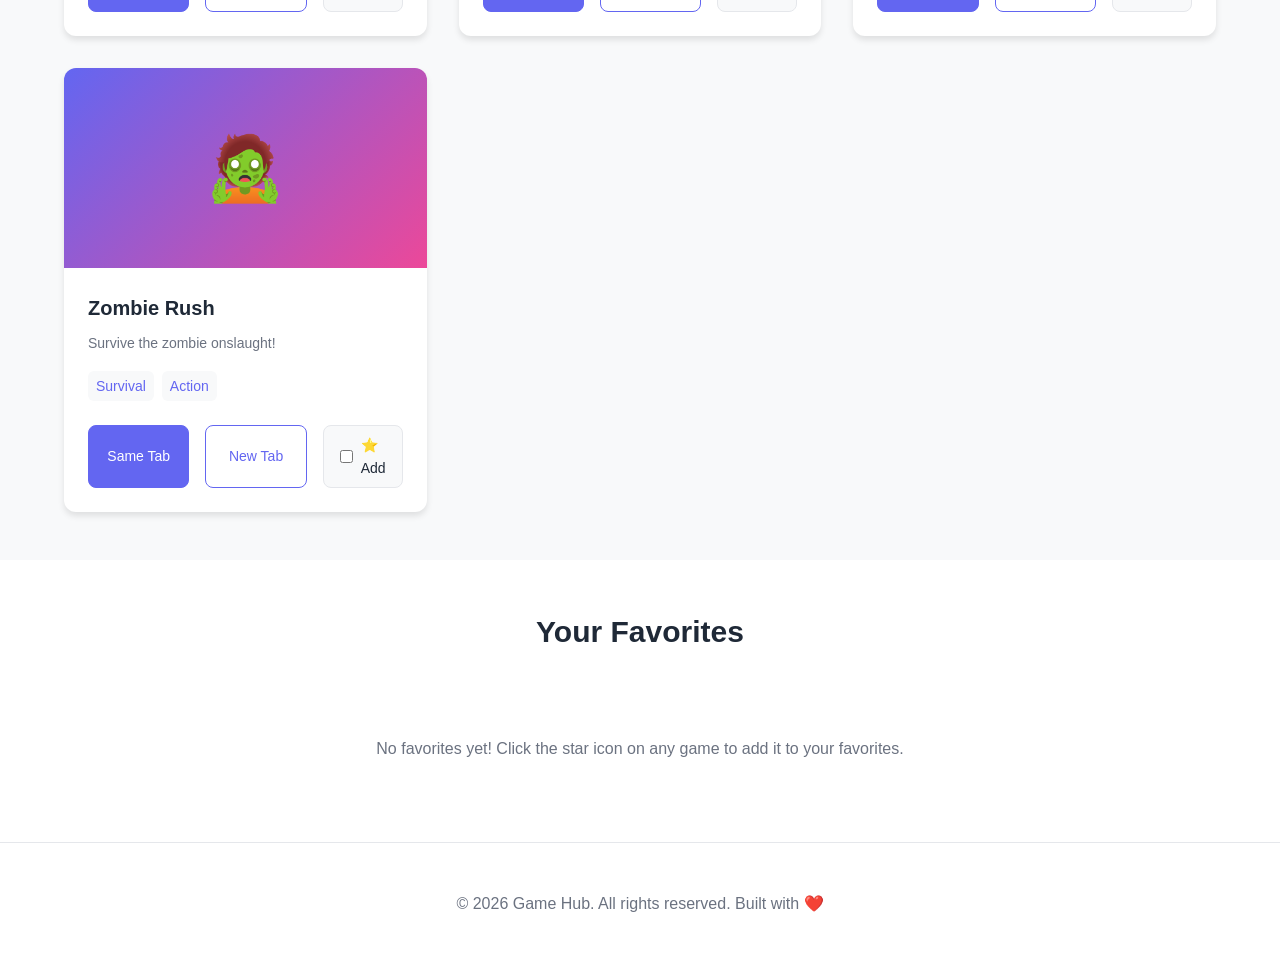
<file: game-hub.html>
<!DOCTYPE html>
<html lang="en">
<head>
    <meta charset="UTF-8" />
    <meta name="viewport" content="width=device-width, initial-scale=1.0" />
    <title>Game Hub - Play Your Favorite Games</title>
    <link rel="stylesheet" href="styles.css" />
</head>
<body>
    <!-- Header with Navigation -->
    <header class="header">
        <div class="container">
            <div class="header-content">
                <h1 class="logo">🎮 Game Hub</h1>
                <nav class="nav">
                    <a href="#featured" class="nav-link">Featured</a>
                    <a href="#all-games" class="nav-link">All Games</a>
                    <a href="#favorites" class="nav-link">Favorites</a>
                </nav>
                <div class="header-controls">
                    <form class="theme-form">
                        <fieldset class="theme-selector">
                            <legend>Theme</legend>
                            <label class="theme-label">
                                <input type="radio" name="theme" value="light" checked />
                                Light
                            </label>
                            <label class="theme-label">
                                <input type="radio" name="theme" value="dark" />
                                Dark
                            </label>
                            <label class="theme-label">
                                <input type="radio" name="theme" value="auto" />
                                Auto
                            </label>
                        </fieldset>
                    </form>
                </div>
            </div>
        </div>
    </header>

    <!-- Hero Section -->
    <section class="hero" id="featured">
        <div class="container">
            <div class="hero-content">
                <h2>Welcome to Game Hub</h2>
                <p>Discover and play 73+ amazing games. Click favorites to bookmark your preferred games!</p>
            </div>
        </div>
    </section>

    <!-- All Games Section -->
    <section class="section" id="all-games">
        <div class="container">
            <h2 class="section-title">All Games (73)</h2>
            <div class="games-grid">
                <!-- 10 Minutes Till Dawn -->
                <div class="game-card">
                    <div class="game-image"><div class="placeholder-image">⏰</div></div>
                    <div class="game-info">
                        <h3 class="game-title">10 Minutes Till Dawn</h3>
                        <p class="game-description">Survive for 10 minutes against waves of enemies!</p>
                        <div class="game-meta"><span class="game-tag">Survival</span><span class="game-tag">Action</span></div>
                        <div class="game-actions">
                            <a href="https://github.com/lockin676767676767/games/raw/main/10minutestilldawn.html" class="btn btn-primary">Same Tab</a>
                            <a href="https://github.com/lockin676767676767/games/raw/main/10minutestilldawn.html" target="_blank" class="btn btn-secondary">New Tab</a>
                            <form class="favorite-form" method="post"><label class="favorite-btn"><input type="checkbox" class="favorite-checkbox" />⭐ Add</label></form>
                        </div>
                    </div>
                </div>

                <!-- 2048 -->
                <div class="game-card">
                    <div class="game-image"><div class="placeholder-image">🔢</div></div>
                    <div class="game-info">
                        <h3 class="game-title">2048</h3>
                        <p class="game-description">Slide tiles and combine numbers to reach 2048!</p>
                        <div class="game-meta"><span class="game-tag">Puzzle</span><span class="game-tag">Classic</span></div>
                        <div class="game-actions">
                            <a href="https://github.com/lockin676767676767/games/raw/main/2048.html" class="btn btn-primary">Same Tab</a>
                            <a href="https://github.com/lockin676767676767/games/raw/main/2048.html" target="_blank" class="btn btn-secondary">New Tab</a>
                            <form class="favorite-form" method="post"><label class="favorite-btn"><input type="checkbox" class="favorite-checkbox" />⭐ Add</label></form>
                        </div>
                    </div>
                </div>

                <!-- 2048 Cupcakes -->
                <div class="game-card">
                    <div class="game-image"><div class="placeholder-image">🧁</div></div>
                    <div class="game-info">
                        <h3 class="game-title">2048 Cupcakes</h3>
                        <p class="game-description">A delicious twist on the classic 2048 game!</p>
                        <div class="game-meta"><span class="game-tag">Puzzle</span><span class="game-tag">Fun</span></div>
                        <div class="game-actions">
                            <a href="https://github.com/lockin676767676767/games/raw/main/2048cupcakes.html" class="btn btn-primary">Same Tab</a>
                            <a href="https://github.com/lockin676767676767/games/raw/main/2048cupcakes.html" target="_blank" class="btn btn-secondary">New Tab</a>
                            <form class="favorite-form" method="post"><label class="favorite-btn"><input type="checkbox" class="favorite-checkbox" />⭐ Add</label></form>
                        </div>
                    </div>
                </div>

                <!-- 60 Second Burger Run -->
                <div class="game-card">
                    <div class="game-image"><div class="placeholder-image">🍔</div></div>
                    <div class="game-info">
                        <h3 class="game-title">60 Second Burger Run</h3>
                        <p class="game-description">Run and collect burgers in 60 seconds!</p>
                        <div class="game-meta"><span class="game-tag">Arcade</span><span class="game-tag">Speed</span></div>
                        <div class="game-actions">
                            <a href="https://github.com/lockin676767676767/games/raw/main/60s_burger_run_standalone.html" class="btn btn-primary">Same Tab</a>
                            <a href="https://github.com/lockin676767676767/games/raw/main/60s_burger_run_standalone.html" target="_blank" class="btn btn-secondary">New Tab</a>
                            <form class="favorite-form" method="post"><label class="favorite-btn"><input type="checkbox" class="favorite-checkbox" />⭐ Add</label></form>
                        </div>
                    </div>
                </div>

                <!-- 8 Ball Classic -->
                <div class="game-card">
                    <div class="game-image"><div class="placeholder-image">8️⃣</div></div>
                    <div class="game-info">
                        <h3 class="game-title">8 Ball Classic</h3>
                        <p class="game-description">Classic billiards game with realistic physics!</p>
                        <div class="game-meta"><span class="game-tag">Sports</span><span class="game-tag">Simulation</span></div>
                        <div class="game-actions">
                            <a href="https://github.com/lockin676767676767/games/raw/main/8ballclassic.html" class="btn btn-primary">Same Tab</a>
                            <a href="https://github.com/lockin676767676767/games/raw/main/8ballclassic.html" target="_blank" class="btn btn-secondary">New Tab</a>
                            <form class="favorite-form" method="post"><label class="favorite-btn"><input type="checkbox" class="favorite-checkbox" />⭐ Add</label></form>
                        </div>
                    </div>
                </div>

                <!-- Piano Tiles -->
                <div class="game-card">
                    <div class="game-image"><div class="placeholder-image">🎹</div></div>
                    <div class="game-info">
                        <h3 class="game-title">Piano Tiles</h3>
                        <p class="game-description">Tap the tiles to the rhythm!</p>
                        <div class="game-meta"><span class="game-tag">Music</span><span class="game-tag">Rhythm</span></div>
                        <div class="game-actions">
                            <a href="https://github.com/lockin676767676767/games/raw/main/PianoTiles.html" class="btn btn-primary">Same Tab</a>
                            <a href="https://github.com/lockin676767676767/games/raw/main/PianoTiles.html" target="_blank" class="btn btn-secondary">New Tab</a>
                            <form class="favorite-form" method="post"><label class="favorite-btn"><input type="checkbox" class="favorite-checkbox" />⭐ Add</label></form>
                        </div>
                    </div>
                </div>

                <!-- Backrooms -->
                <div class="game-card">
                    <div class="game-image"><div class="placeholder-image">👁️</div></div>
                    <div class="game-info">
                        <h3 class="game-title">Backrooms</h3>
                        <p class="game-description">Explore the mysterious backrooms. Can you escape?</p>
                        <div class="game-meta"><span class="game-tag">Horror</span><span class="game-tag">Adventure</span></div>
                        <div class="game-actions">
                            <a href="https://github.com/lockin676767676767/games/raw/main/backrooms.html" class="btn btn-primary">Same Tab</a>
                            <a href="https://github.com/lockin676767676767/games/raw/main/backrooms.html" target="_blank" class="btn btn-secondary">New Tab</a>
                            <form class="favorite-form" method="post"><label class="favorite-btn"><input type="checkbox" class="favorite-checkbox" />⭐ Add</label></form>
                        </div>
                    </div>
                </div>

                <!-- Balatro -->
                <div class="game-card">
                    <div class="game-image"><div class="placeholder-image">🃏</div></div>
                    <div class="game-info">
                        <h3 class="game-title">Balatro</h3>
                        <p class="game-description">A roguelike deck building game with poker hands!</p>
                        <div class="game-meta"><span class="game-tag">Roguelike</span><span class="game-tag">Strategy</span></div>
                        <div class="game-actions">
                            <a href="https://github.com/lockin676767676767/games/raw/main/balatro.html" class="btn btn-primary">Same Tab</a>
                            <a href="https://github.com/lockin676767676767/games/raw/main/balatro.html" target="_blank" class="btn btn-secondary">New Tab</a>
                            <form class="favorite-form" method="post"><label class="favorite-btn"><input type="checkbox" class="favorite-checkbox" />⭐ Add</label></form>
                        </div>
                    </div>
                </div>

                <!-- Minecraft 1.8 -->
                <div class="game-card">
                    <div class="game-image"><div class="placeholder-image">⛏️</div></div>
                    <div class="game-info">
                        <h3 class="game-title">Minecraft 1.8</h3>
                        <p class="game-description">Classic Minecraft in your browser!</p>
                        <div class="game-meta"><span class="game-tag">Sandbox</span><span class="game-tag">Building</span></div>
                        <div class="game-actions">
                            <a href="https://github.com/lockin676767676767/games/raw/main/1.8.html" class="btn btn-primary">Same Tab</a>
                            <a href="https://github.com/lockin676767676767/games/raw/main/1.8.html" target="_blank" class="btn btn-secondary">New Tab</a>
                            <form class="favorite-form" method="post"><label class="favorite-btn"><input type="checkbox" class="favorite-checkbox" />⭐ Add</label></form>
                        </div>
                    </div>
                </div>

                <!-- Basketball Stars -->
                <div class="game-card">
                    <div class="game-image"><div class="placeholder-image">🏀</div></div>
                    <div class="game-info">
                        <h3 class="game-title">Basketball Stars</h3>
                        <p class="game-description">Play basketball against opponents online!</p>
                        <div class="game-meta"><span class="game-tag">Sports</span><span class="game-tag">Multiplayer</span></div>
                        <div class="game-actions">
                            <a href="https://github.com/lockin676767676767/games/raw/main/basketballstars.html" class="btn btn-primary">Same Tab</a>
                            <a href="https://github.com/lockin676767676767/games/raw/main/basketballstars.html" target="_blank" class="btn btn-secondary">New Tab</a>
                            <form class="favorite-form" method="post"><label class="favorite-btn"><input type="checkbox" class="favorite-checkbox" />⭐ Add</label></form>
                        </div>
                    </div>
                </div>

                <!-- Basket Random -->
                <div class="game-card">
                    <div class="game-image"><div class="placeholder-image">🎲</div></div>
                    <div class="game-info">
                        <h3 class="game-title">Basket Random</h3>
                        <p class="game-description">Random basketball chaos! Hilarious physics!</p>
                        <div class="game-meta"><span class="game-tag">Sports</span><span class="game-tag">Fun</span></div>
                        <div class="game-actions">
                            <a href="https://github.com/lockin676767676767/games/raw/main/basketrandom.html" class="btn btn-primary">Same Tab</a>
                            <a href="https://github.com/lockin676767676767/games/raw/main/basketrandom.html" target="_blank" class="btn btn-secondary">New Tab</a>
                            <form class="favorite-form" method="post"><label class="favorite-btn"><input type="checkbox" class="favorite-checkbox" />⭐ Add</label></form>
                        </div>
                    </div>
                </div>

                <!-- Blocky Snakes -->
                <div class="game-card">
                    <div class="game-image"><div class="placeholder-image">🐍</div></div>
                    <div class="game-info">
                        <h3 class="game-title">Blocky Snakes</h3>
                        <p class="game-description">A blocky take on the classic snake game!</p>
                        <div class="game-meta"><span class="game-tag">Classic</span><span class="game-tag">Arcade</span></div>
                        <div class="game-actions">
                            <a href="https://github.com/lockin676767676767/games/raw/main/blockysnakes.html" class="btn btn-primary">Same Tab</a>
                            <a href="https://github.com/lockin676767676767/games/raw/main/blockysnakes.html" target="_blank" class="btn btn-secondary">New Tab</a>
                            <form class="favorite-form" method="post"><label class="favorite-btn"><input type="checkbox" class="favorite-checkbox" />⭐ Add</label></form>
                        </div>
                    </div>
                </div>

                <!-- Blumgi Racers -->
                <div class="game-card">
                    <div class="game-image"><div class="placeholder-image">🏁</div></div>
                    <div class="game-info">
                        <h3 class="game-title">Blumgi Racers</h3>
                        <p class="game-description">Race with colorful characters in this fun racer!</p>
                        <div class="game-meta"><span class="game-tag">Racing</span><span class="game-tag">Fun</span></div>
                        <div class="game-actions">
                            <a href="https://github.com/lockin676767676767/games/raw/main/blumgiracers.html" class="btn btn-primary">Same Tab</a>
                            <a href="https://github.com/lockin676767676767/games/raw/main/blumgiracers.html" target="_blank" class="btn btn-secondary">New Tab</a>
                            <form class="favorite-form" method="post"><label class="favorite-btn"><input type="checkbox" class="favorite-checkbox" />⭐ Add</label></form>
                        </div>
                    </div>
                </div>

                <!-- Capybara Clicker -->
                <div class="game-card">
                    <div class="game-image"><div class="placeholder-image">🐹</div></div>
                    <div class="game-info">
                        <h3 class="game-title">Capybara Clicker</h3>
                        <p class="game-description">Click the adorable capybara to earn points!</p>
                        <div class="game-meta"><span class="game-tag">Clicker</span><span class="game-tag">Idle</span></div>
                        <div class="game-actions">
                            <a href="https://github.com/lockin676767676767/games/raw/main/capybaraclicker.html" class="btn btn-primary">Same Tab</a>
                            <a href="https://github.com/lockin676767676767/games/raw/main/capybaraclicker.html" target="_blank" class="btn btn-secondary">New Tab</a>
                            <form class="favorite-form" method="post"><label class="favorite-btn"><input type="checkbox" class="favorite-checkbox" />⭐ Add</label></form>
                        </div>
                    </div>
                </div>

                <!-- Carking Arena -->
                <div class="game-card">
                    <div class="game-image"><div class="placeholder-image">🏎️</div></div>
                    <div class="game-info">
                        <h3 class="game-title">Carking Arena</h3>
                        <p class="game-description">Battle other cars in an intense arena!</p>
                        <div class="game-meta"><span class="game-tag">Action</span><span class="game-tag">Multiplayer</span></div>
                        <div class="game-actions">
                            <a href="https://github.com/lockin676767676767/games/raw/main/carkingarena.html" class="btn btn-primary">Same Tab</a>
                            <a href="https://github.com/lockin676767676767/games/raw/main/carkingarena.html" target="_blank" class="btn btn-secondary">New Tab</a>
                            <form class="favorite-form" method="post"><label class="favorite-btn"><input type="checkbox" class="favorite-checkbox" />⭐ Add</label></form>
                        </div>
                    </div>
                </div>

                <!-- Cleanup IO -->
                <div class="game-card">
                    <div class="game-image"><div class="placeholder-image">🧹</div></div>
                    <div class="game-info">
                        <h3 class="game-title">Cleanup IO</h3>
                        <p class="game-description">Clean up the mess with your group!</p>
                        <div class="game-meta"><span class="game-tag">Puzzle</span><span class="game-tag">Multiplayer</span></div>
                        <div class="game-actions">
                            <a href="https://github.com/lockin676767676767/games/raw/main/cleanupio.html" class="btn btn-primary">Same Tab</a>
                            <a href="https://github.com/lockin676767676767/games/raw/main/cleanupio.html" target="_blank" class="btn btn-secondary">New Tab</a>
                            <form class="favorite-form" method="post"><label class="favorite-btn"><input type="checkbox" class="favorite-checkbox" />⭐ Add</label></form>
                        </div>
                    </div>
                </div>

                <!-- Cluster Rush -->
                <div class="game-card">
                    <div class="game-image"><div class="placeholder-image">⚡</div></div>
                    <div class="game-info">
                        <h3 class="game-title">Cluster Rush</h3>
                        <p class="game-description">Navigate through clusters of obstacles!</p>
                        <div class="game-meta"><span class="game-tag">Arcade</span><span class="game-tag">Speed</span></div>
                        <div class="game-actions">
                            <a href="https://github.com/lockin676767676767/games/raw/main/clusterrush.html" class="btn btn-primary">Same Tab</a>
                            <a href="https://github.com/lockin676767676767/games/raw/main/clusterrush.html" target="_blank" class="btn btn-secondary">New Tab</a>
                            <form class="favorite-form" method="post"><label class="favorite-btn"><input type="checkbox" class="favorite-checkbox" />⭐ Add</label></form>
                        </div>
                    </div>
                </div>

                <!-- Cookie Clicker -->
                <div class="game-card">
                    <div class="game-image"><div class="placeholder-image">🍪</div></div>
                    <div class="game-info">
                        <h3 class="game-title">Cookie Clicker</h3>
                        <p class="game-description">The legendary idle clicker game!</p>
                        <div class="game-meta"><span class="game-tag">Clicker</span><span class="game-tag">Idle</span></div>
                        <div class="game-actions">
                            <a href="https://github.com/lockin676767676767/games/raw/main/cookieclicker.html" class="btn btn-primary">Same Tab</a>
                            <a href="https://github.com/lockin676767676767/games/raw/main/cookieclicker.html" target="_blank" class="btn btn-secondary">New Tab</a>
                            <form class="favorite-form" method="post"><label class="favorite-btn"><input type="checkbox" class="favorite-checkbox" />⭐ Add</label></form>
                        </div>
                    </div>
                </div>

                <!-- Crazy Cars -->
                <div class="game-card">
                    <div class="game-image"><div class="placeholder-image">🚗</div></div>
                    <div class="game-info">
                        <h3 class="game-title">Crazy Cars</h3>
                        <p class="game-description">Drive crazy cars and beat the high score!</p>
                        <div class="game-meta"><span class="game-tag">Racing</span><span class="game-tag">Classic</span></div>
                        <div class="game-actions">
                            <a href="https://github.com/lockin676767676767/games/raw/main/crazycars.html" class="btn btn-primary">Same Tab</a>
                            <a href="https://github.com/lockin676767676767/games/raw/main/crazycars.html" target="_blank" class="btn btn-secondary">New Tab</a>
                            <form class="favorite-form" method="post"><label class="favorite-btn"><input type="checkbox" class="favorite-checkbox" />⭐ Add</label></form>
                        </div>
                    </div>
                </div>

                <!-- Crazy Motorcycle -->
                <div class="game-card">
                    <div class="game-image"><div class="placeholder-image">🏍️</div></div>
                    <div class="game-info">
                        <h3 class="game-title">Crazy Motorcycle</h3>
                        <p class="game-description">Ride wild and perform crazy stunts!</p>
                        <div class="game-meta"><span class="game-tag">Action</span><span class="game-tag">Stunt</span></div>
                        <div class="game-actions">
                            <a href="https://github.com/lockin676767676767/games/raw/main/crazymotorcycle.html" class="btn btn-primary">Same Tab</a>
                            <a href="https://github.com/lockin676767676767/games/raw/main/crazymotorcycle.html" target="_blank" class="btn btn-secondary">New Tab</a>
                            <form class="favorite-form" method="post"><label class="favorite-btn"><input type="checkbox" class="favorite-checkbox" />⭐ Add</label></form>
                        </div>
                    </div>
                </div>

                <!-- Crossy Road -->
                <div class="game-card">
                    <div class="game-image"><div class="placeholder-image">🚦</div></div>
                    <div class="game-info">
                        <h3 class="game-title">Crossy Road</h3>
                        <p class="game-description">Cross the endless roadways with blocky characters!</p>
                        <div class="game-meta"><span class="game-tag">Arcade</span><span class="game-tag">Endless</span></div>
                        <div class="game-actions">
                            <a href="https://github.com/lockin676767676767/games/raw/main/crossyroad.html" class="btn btn-primary">Same Tab</a>
                            <a href="https://github.com/lockin676767676767/games/raw/main/crossyroad.html" target="_blank" class="btn btn-secondary">New Tab</a>
                            <form class="favorite-form" method="post"><label class="favorite-btn"><input type="checkbox" class="favorite-checkbox" />⭐ Add</label></form>
                        </div>
                    </div>
                </div>

                <!-- Dadish 1 -->
                <div class="game-card">
                    <div class="game-image"><div class="placeholder-image">🐣</div></div>
                    <div class="game-info">
                        <h3 class="game-title">Dadish</h3>
                        <p class="game-description">A charming dad radish adventure!</p>
                        <div class="game-meta"><span class="game-tag">Adventure</span><span class="game-tag">Platformer</span></div>
                        <div class="game-actions">
                            <a href="https://github.com/lockin676767676767/games/raw/main/dadish1.html" class="btn btn-primary">Same Tab</a>
                            <a href="https://github.com/lockin676767676767/games/raw/main/dadish1.html" target="_blank" class="btn btn-secondary">New Tab</a>
                            <form class="favorite-form" method="post"><label class="favorite-btn"><input type="checkbox" class="favorite-checkbox" />⭐ Add</label></form>
                        </div>
                    </div>
                </div>

                <!-- Dadish 2 -->
                <div class="game-card">
                    <div class="game-image"><div class="placeholder-image">🥬</div></div>
                    <div class="game-info">
                        <h3 class="game-title">Dadish 2</h3>
                        <p class="game-description">More radish adventures await!</p>
                        <div class="game-meta"><span class="game-tag">Adventure</span><span class="game-tag">Platformer</span></div>
                        <div class="game-actions">
                            <a href="https://github.com/lockin676767676767/games/raw/main/dadish2.html" class="btn btn-primary">Same Tab</a>
                            <a href="https://github.com/lockin676767676767/games/raw/main/dadish2.html" target="_blank" class="btn btn-secondary">New Tab</a>
                            <form class="favorite-form" method="post"><label class="favorite-btn"><input type="checkbox" class="favorite-checkbox" />⭐ Add</label></form>
                        </div>
                    </div>
                </div>

                <!-- Doodle Jump -->
                <div class="game-card">
                    <div class="game-image"><div class="placeholder-image">🦗</div></div>
                    <div class="game-info">
                        <h3 class="game-title">Doodle Jump</h3>
                        <p class="game-description">Jump your way to the top!</p>
                        <div class="game-meta"><span class="game-tag">Arcade</span><span class="game-tag">Classic</span></div>
                        <div class="game-actions">
                            <a href="https://github.com/lockin676767676767/games/raw/main/doodlejump.html" class="btn btn-primary">Same Tab</a>
                            <a href="https://github.com/lockin676767676767/games/raw/main/doodlejump.html" target="_blank" class="btn btn-secondary">New Tab</a>
                            <form class="favorite-form" method="post"><label class="favorite-btn"><input type="checkbox" class="favorite-checkbox" />⭐ Add</label></form>
                        </div>
                    </div>
                </div>

                <!-- Dreadhead Parkour -->
                <div class="game-card">
                    <div class="game-image"><div class="placeholder-image">🤸</div></div>
                    <div class="game-info">
                        <h3 class="game-title">Dreadhead Parkour</h3>
                        <p class="game-description">Parkour through the city!</p>
                        <div class="game-meta"><span class="game-tag">Action</span><span class="game-tag">Parkour</span></div>
                        <div class="game-actions">
                            <a href="https://github.com/lockin676767676767/games/raw/main/dreadheadparkour.html" class="btn btn-primary">Same Tab</a>
                            <a href="https://github.com/lockin676767676767/games/raw/main/dreadheadparkour.html" target="_blank" class="btn btn-secondary">New Tab</a>
                            <form class="favorite-form" method="post"><label class="favorite-btn"><input type="checkbox" class="favorite-checkbox" />⭐ Add</label></form>
                        </div>
                    </div>
                </div>

                <!-- Drift Boss -->
                <div class="game-card">
                    <div class="game-image"><div class="placeholder-image">🏎️</div></div>
                    <div class="game-info">
                        <h3 class="game-title">Drift Boss</h3>
                        <p class="game-description">Master the art of drifting!</p>
                        <div class="game-meta"><span class="game-tag">Racing</span><span class="game-tag">Skill</span></div>
                        <div class="game-actions">
                            <a href="https://github.com/lockin676767676767/games/raw/main/driftboss.html" class="btn btn-primary">Same Tab</a>
                            <a href="https://github.com/lockin676767676767/games/raw/main/driftboss.html" target="_blank" class="btn btn-secondary">New Tab</a>
                            <form class="favorite-form" method="post"><label class="favorite-btn"><input type="checkbox" class="favorite-checkbox" />⭐ Add</label></form>
                        </div>
                    </div>
                </div>

                <!-- Drive Mad -->
                <div class="game-card">
                    <div class="game-image"><div class="placeholder-image">😠</div></div>
                    <div class="game-info">
                        <h3 class="game-title">Drive Mad</h3>
                        <p class="game-description">Navigate crazy car stunts!</p>
                        <div class="game-meta"><span class="game-tag">Racing</span><span class="game-tag">Stunt</span></div>
                        <div class="game-actions">
                            <a href="https://github.com/lockin676767676767/games/raw/main/drivemad.html" class="btn btn-primary">Same Tab</a>
                            <a href="https://github.com/lockin676767676767/games/raw/main/drivemad.html" target="_blank" class="btn btn-secondary">New Tab</a>
                            <form class="favorite-form" method="post"><label class="favorite-btn"><input type="checkbox" class="favorite-checkbox" />⭐ Add</label></form>
                        </div>
                    </div>
                </div>

                <!-- Eggy Car -->
                <div class="game-card">
                    <div class="game-image"><div class="placeholder-image">🥚</div></div>
                    <div class="game-info">
                        <h3 class="game-title">Eggy Car</h3>
                        <p class="game-description">Don't break the egg while driving!</p>
                        <div class="game-meta"><span class="game-tag">Puzzle</span><span class="game-tag">Racing</span></div>
                        <div class="game-actions">
                            <a href="https://github.com/lockin676767676767/games/raw/main/eggycar.html" class="btn btn-primary">Same Tab</a>
                            <a href="https://github.com/lockin676767676767/games/raw/main/eggycar.html" target="_blank" class="btn btn-secondary">New Tab</a>
                            <form class="favorite-form" method="post"><label class="favorite-btn"><input type="checkbox" class="favorite-checkbox" />⭐ Add</label></form>
                        </div>
                    </div>
                </div>

                <!-- Elastic Face -->
                <div class="game-card">
                    <div class="game-image"><div class="placeholder-image">😊</div></div>
                    <div class="game-info">
                        <h3 class="game-title">Elastic Face</h3>
                        <p class="game-description">Stretch and flex your way through!</p>
                        <div class="game-meta"><span class="game-tag">Puzzle</span><span class="game-tag">Fun</span></div>
                        <div class="game-actions">
                            <a href="https://github.com/lockin676767676767/games/raw/main/elasticface.html" class="btn btn-primary">Same Tab</a>
                            <a href="https://github.com/lockin676767676767/games/raw/main/elasticface.html" target="_blank" class="btn btn-secondary">New Tab</a>
                            <form class="favorite-form" method="post"><label class="favorite-btn"><input type="checkbox" class="favorite-checkbox" />⭐ Add</label></form>
                        </div>
                    </div>
                </div>

                <!-- Evil Glitch -->
                <div class="game-card">
                    <div class="game-image"><div class="placeholder-image">👾</div></div>
                    <div class="game-info">
                        <h3 class="game-title">Evil Glitch</h3>
                        <p class="game-description">Defeat the glitch!</p>
                        <div class="game-meta"><span class="game-tag">Action</span><span class="game-tag">Short</span></div>
                        <div class="game-actions">
                            <a href="https://github.com/lockin676767676767/games/raw/main/evilglitch.html" class="btn btn-primary">Same Tab</a>
                            <a href="https://github.com/lockin676767676767/games/raw/main/evilglitch.html" target="_blank" class="btn btn-secondary">New Tab</a>
                            <form class="favorite-form" method="post"><label class="favorite-btn"><input type="checkbox" class="favorite-checkbox" />⭐ Add</label></form>
                        </div>
                    </div>
                </div>

                <!-- Flappy Bird -->
                <div class="game-card">
                    <div class="game-image"><div class="placeholder-image">🐦</div></div>
                    <div class="game-info">
                        <h3 class="game-title">Flappy Bird</h3>
                        <p class="game-description">The classic flappy bird game!</p>
                        <div class="game-meta"><span class="game-tag">Arcade</span><span class="game-tag">Classic</span></div>
                        <div class="game-actions">
                            <a href="https://github.com/lockin676767676767/games/raw/main/flappybird.html" class="btn btn-primary">Same Tab</a>
                            <a href="https://github.com/lockin676767676767/games/raw/main/flappybird.html" target="_blank" class="btn btn-secondary">New Tab</a>
                            <form class="favorite-form" method="post"><label class="favorite-btn"><input type="checkbox" class="favorite-checkbox" />⭐ Add</label></form>
                        </div>
                    </div>
                </div>

                <!-- Fluid Simulator -->
                <div class="game-card">
                    <div class="game-image"><div class="placeholder-image">💧</div></div>
                    <div class="game-info">
                        <h3 class="game-title">Fluid Simulator</h3>
                        <p class="game-description">Play with fluid physics!</p>
                        <div class="game-meta"><span class="game-tag">Simulation</span><span class="game-tag">Physics</span></div>
                        <div class="game-actions">
                            <a href="https://github.com/lockin676767676767/games/raw/main/fluidsimulator.html" class="btn btn-primary">Same Tab</a>
                            <a href="https://github.com/lockin676767676767/games/raw/main/fluidsimulator.html" target="_blank" class="btn btn-secondary">New Tab</a>
                            <form class="favorite-form" method="post"><label class="favorite-btn"><input type="checkbox" class="favorite-checkbox" />⭐ Add</label></form>
                        </div>
                    </div>
                </div>

                <!-- FNAF -->
                <div class="game-card">
                    <div class="game-image"><div class="placeholder-image">🤖</div></div>
                    <div class="game-info">
                        <h3 class="game-title">Five Nights at Freddy's</h3>
                        <p class="game-description">Guard yourself from animatronics!</p>
                        <div class="game-meta"><span class="game-tag">Horror</span><span class="game-tag">Survival</span></div>
                        <div class="game-actions">
                            <a href="https://github.com/lockin676767676767/games/raw/main/fnaf.html" class="btn btn-primary">Same Tab</a>
                            <a href="https://github.com/lockin676767676767/games/raw/main/fnaf.html" target="_blank" class="btn btn-secondary">New Tab</a>
                            <form class="favorite-form" method="post"><label class="favorite-btn"><input type="checkbox" class="favorite-checkbox" />⭐ Add</label></form>
                        </div>
                    </div>
                </div>

                <!-- FNAF 2 -->
                <div class="game-card">
                    <div class="game-image"><div class="placeholder-image">🤖</div></div>
                    <div class="game-info">
                        <h3 class="game-title">FNAF 2</h3>
                        <p class="game-description">The sequel continues...</p>
                        <div class="game-meta"><span class="game-tag">Horror</span><span class="game-tag">Survival</span></div>
                        <div class="game-actions">
                            <a href="https://github.com/lockin676767676767/games/raw/main/fnaf2.html" class="btn btn-primary">Same Tab</a>
                            <a href="https://github.com/lockin676767676767/games/raw/main/fnaf2.html" target="_blank" class="btn btn-secondary">New Tab</a>
                            <form class="favorite-form" method="post"><label class="favorite-btn"><input type="checkbox" class="favorite-checkbox" />⭐ Add</label></form>
                        </div>
                    </div>
                </div>

                <!-- FNAF 3 -->
                <div class="game-card">
                    <div class="game-image"><div class="placeholder-image">🔥</div></div>
                    <div class="game-info">
                        <h3 class="game-title">FNAF 3</h3>
                        <p class="game-description">The nightmare continues...</p>
                        <div class="game-meta"><span class="game-tag">Horror</span><span class="game-tag">Survival</span></div>
                        <div class="game-actions">
                            <a href="https://github.com/lockin676767676767/games/raw/main/fnaf3.html" class="btn btn-primary">Same Tab</a>
                            <a href="https://github.com/lockin676767676767/games/raw/main/fnaf3.html" target="_blank" class="btn btn-secondary">New Tab</a>
                            <form class="favorite-form" method="post"><label class="favorite-btn"><input type="checkbox" class="favorite-checkbox" />⭐ Add</label></form>
                        </div>
                    </div>
                </div>

                <!-- FNAF 4 -->
                <div class="game-card">
                    <div class="game-image"><div class="placeholder-image">😱</div></div>
                    <div class="game-info">
                        <h3 class="game-title">FNAF 4</h3>
                        <p class="game-description">The final chapter...</p>
                        <div class="game-meta"><span class="game-tag">Horror</span><span class="game-tag">Survival</span></div>
                        <div class="game-actions">
                            <a href="https://github.com/lockin676767676767/games/raw/main/fnaf4.html" class="btn btn-primary">Same Tab</a>
                            <a href="https://github.com/lockin676767676767/games/raw/main/fnaf4.html" target="_blank" class="btn btn-secondary">New Tab</a>
                            <form class="favorite-form" method="post"><label class="favorite-btn"><input type="checkbox" class="favorite-checkbox" />⭐ Add</label></form>
                        </div>
                    </div>
                </div>

                <!-- Football Legends -->
                <div class="game-card">
                    <div class="game-image"><div class="placeholder-image">⚽</div></div>
                    <div class="game-info">
                        <h3 class="game-title">Football Legends</h3>
                        <p class="game-description">Play football like a legend!</p>
                        <div class="game-meta"><span class="game-tag">Sports</span><span class="game-tag">Multiplayer</span></div>
                        <div class="game-actions">
                            <a href="https://github.com/lockin676767676767/games/raw/main/footballlegends.html" class="btn btn-primary">Same Tab</a>
                            <a href="https://github.com/lockin676767676767/games/raw/main/footballlegends.html" target="_blank" class="btn btn-secondary">New Tab</a>
                            <form class="favorite-form" method="post"><label class="favorite-btn"><input type="checkbox" class="favorite-checkbox" />⭐ Add</label></form>
                        </div>
                    </div>
                </div>

                <!-- Fruit Ninja -->
                <div class="game-card">
                    <div class="game-image"><div class="placeholder-image">🍎</div></div>
                    <div class="game-info">
                        <h3 class="game-title">Fruit Ninja</h3>
                        <p class="game-description">Slice fruit like a ninja!</p>
                        <div class="game-meta"><span class="game-tag">Action</span><span class="game-tag">Arcade</span></div>
                        <div class="game-actions">
                            <a href="https://github.com/lockin676767676767/games/raw/main/fruitninja.html" class="btn btn-primary">Same Tab</a>
                            <a href="https://github.com/lockin676767676767/games/raw/main/fruitninja.html" target="_blank" class="btn btn-secondary">New Tab</a>
                            <form class="favorite-form" method="post"><label class="favorite-btn"><input type="checkbox" class="favorite-checkbox" />⭐ Add</label></form>
                        </div>
                    </div>
                </div>

                <!-- Funny Battle -->
                <div class="game-card">
                    <div class="game-image"><div class="placeholder-image">⚔️</div></div>
                    <div class="game-info">
                        <h3 class="game-title">Funny Battle</h3>
                        <p class="game-description">Hilarious battles with physics!</p>
                        <div class="game-meta"><span class="game-tag">Action</span><span class="game-tag">Multiplayer</span></div>
                        <div class="game-actions">
                            <a href="https://github.com/lockin676767676767/games/raw/main/funnybattle.html" class="btn btn-primary">Same Tab</a>
                            <a href="https://github.com/lockin676767676767/games/raw/main/funnybattle.html" target="_blank" class="btn btn-secondary">New Tab</a>
                            <form class="favorite-form" method="post"><label class="favorite-btn"><input type="checkbox" class="favorite-checkbox" />⭐ Add</label></form>
                        </div>
                    </div>
                </div>

                <!-- Funny Shooter 2 -->
                <div class="game-card">
                    <div class="game-image"><div class="placeholder-image">🔫</div></div>
                    <div class="game-info">
                        <h3 class="game-title">Funny Shooter 2</h3>
                        <p class="game-description">Hilarious shooting action!</p>
                        <div class="game-meta"><span class="game-tag">Shooter</span><span class="game-tag">Fun</span></div>
                        <div class="game-actions">
                            <a href="https://github.com/lockin676767676767/games/raw/main/funnyshooter2.html" class="btn btn-primary">Same Tab</a>
                            <a href="https://github.com/lockin676767676767/games/raw/main/funnyshooter2.html" target="_blank" class="btn btn-secondary">New Tab</a>
                            <form class="favorite-form" method="post"><label class="favorite-btn"><input type="checkbox" class="favorite-checkbox" />⭐ Add</label></form>
                        </div>
                    </div>
                </div>

                <!-- Geometry Dash Lite -->
                <div class="game-card">
                    <div class="game-image"><div class="placeholder-image">🔷</div></div>
                    <div class="game-info">
                        <h3 class="game-title">Geometry Dash Lite</h3>
                        <p class="game-description">Jump to the beat in a geometric world!</p>
                        <div class="game-meta"><span class="game-tag">Arcade</span><span class="game-tag">Rhythm</span></div>
                        <div class="game-actions">
                            <a href="https://github.com/lockin676767676767/games/raw/main/geometrydashlite.html" class="btn btn-primary">Same Tab</a>
                            <a href="https://github.com/lockin676767676767/games/raw/main/geometrydashlite.html" target="_blank" class="btn btn-secondary">New Tab</a>
                            <form class="favorite-form" method="post"><label class="favorite-btn"><input type="checkbox" class="favorite-checkbox" />⭐ Add</label></form>
                        </div>
                    </div>
                </div>

                <!-- Geometry Vibes -->
                <div class="game-card">
                    <div class="game-image"><div class="placeholder-image">🌈</div></div>
                    <div class="game-info">
                        <h3 class="game-title">Geometry Vibes</h3>
                        <p class="game-description">Feel the geometric rhythm!</p>
                        <div class="game-meta"><span class="game-tag">Arcade</span><span class="game-tag">Rhythm</span></div>
                        <div class="game-actions">
                            <a href="https://github.com/lockin676767676767/games/raw/main/geometryvibes.html" class="btn btn-primary">Same Tab</a>
                            <a href="https://github.com/lockin676767676767/games/raw/main/geometryvibes.html" target="_blank" class="btn btn-secondary">New Tab</a>
                            <form class="favorite-form" method="post"><label class="favorite-btn"><input type="checkbox" class="favorite-checkbox" />⭐ Add</label></form>
                        </div>
                    </div>
                </div>

                <!-- Granny -->
                <div class="game-card">
                    <div class="game-image"><div class="placeholder-image">👵</div></div>
                    <div class="game-info">
                        <h3 class="game-title">Granny</h3>
                        <p class="game-description">Escape from creepy granny!</p>
                        <div class="game-meta"><span class="game-tag">Horror</span><span class="game-tag">Adventure</span></div>
                        <div class="game-actions">
                            <a href="https://github.com/lockin676767676767/games/raw/main/granny.html" class="btn btn-primary">Same Tab</a>
                            <a href="https://github.com/lockin676767676767/games/raw/main/granny.html" target="_blank" class="btn btn-secondary">New Tab</a>
                            <form class="favorite-form" method="post"><label class="favorite-btn"><input type="checkbox" class="favorite-checkbox" />⭐ Add</label></form>
                        </div>
                    </div>
                </div>

                <!-- Guess Their Answer -->
                <div class="game-card">
                    <div class="game-image"><div class="placeholder-image">🤔</div></div>
                    <div class="game-info">
                        <h3 class="game-title">Guess Their Answer</h3>
                        <p class="game-description">Can you guess what they're thinking?</p>
                        <div class="game-meta"><span class="game-tag">Puzzle</span><span class="game-tag">Trivia</span></div>
                        <div class="game-actions">
                            <a href="https://github.com/lockin676767676767/games/raw/main/guesstheiranswer.html" class="btn btn-primary">Same Tab</a>
                            <a href="https://github.com/lockin676767676767/games/raw/main/guesstheiranswer.html" target="_blank" class="btn btn-secondary">New Tab</a>
                            <form class="favorite-form" method="post"><label class="favorite-btn"><input type="checkbox" class="favorite-checkbox" />⭐ Add</label></form>
                        </div>
                    </div>
                </div>

                <!-- Helix Jump -->
                <div class="game-card">
                    <div class="game-image"><div class="placeholder-image">🌪️</div></div>
                    <div class="game-info">
                        <h3 class="game-title">Helix Jump</h3>
                        <p class="game-description">Jump down the helix tower!</p>
                        <div class="game-meta"><span class="game-tag">Arcade</span><span class="game-tag">Skill</span></div>
                        <div class="game-actions">
                            <a href="https://github.com/lockin676767676767/games/raw/main/helixjump.html" class="btn btn-primary">Same Tab</a>
                            <a href="https://github.com/lockin676767676767/games/raw/main/helixjump.html" target="_blank" class="btn btn-secondary">New Tab</a>
                            <form class="favorite-form" method="post"><label class="favorite-btn"><input type="checkbox" class="favorite-checkbox" />⭐ Add</label></form>
                        </div>
                    </div>
                </div>

                <!-- House of Hazards -->
                <div class="game-card">
                    <div class="game-image"><div class="placeholder-image">🏚️</div></div>
                    <div class="game-info">
                        <h3 class="game-title">House of Hazards</h3>
                        <p class="game-description">Survive the hazards with friends!</p>
                        <div class="game-meta"><span class="game-tag">Multiplayer</span><span class="game-tag">Fun</span></div>
                        <div class="game-actions">
                            <a href="https://github.com/lockin676767676767/games/raw/main/houseofhazards.html" class="btn btn-primary">Same Tab</a>
                            <a href="https://github.com/lockin676767676767/games/raw/main/houseofhazards.html" target="_blank" class="btn btn-secondary">New Tab</a>
                            <form class="favorite-form" method="post"><label class="favorite-btn"><input type="checkbox" class="favorite-checkbox" />⭐ Add</label></form>
                        </div>
                    </div>
                </div>

                <!-- Hover Racer Drive -->
                <div class="game-card">
                    <div class="game-image"><div class="placeholder-image">🛸</div></div>
                    <div class="game-info">
                        <h3 class="game-title">Hover Racer Drive</h3>
                        <p class="game-description">Race with hover cars!</p>
                        <div class="game-meta"><span class="game-tag">Racing</span><span class="game-tag">Sci-Fi</span></div>
                        <div class="game-actions">
                            <a href="https://github.com/lockin676767676767/games/raw/main/hoverracerdrive.html" class="btn btn-primary">Same Tab</a>
                            <a href="https://github.com/lockin676767676767/games/raw/main/hoverracerdrive.html" target="_blank" class="btn btn-secondary">New Tab</a>
                            <form class="favorite-form" method="post"><label class="favorite-btn"><input type="checkbox" class="favorite-checkbox" />⭐ Add</label></form>
                        </div>
                    </div>
                </div>

                <!-- Johnny Trigger -->
                <div class="game-card">
                    <div class="game-image"><div class="placeholder-image">🎯</div></div>
                    <div class="game-info">
                        <h3 class="game-title">Johnny Trigger</h3>
                        <p class="game-description">Aim and shoot in slow motion!</p>
                        <div class="game-meta"><span class="game-tag">Shooter</span><span class="game-tag">Action</span></div>
                        <div class="game-actions">
                            <a href="https://github.com/lockin676767676767/games/raw/main/johnnytrigger.html" class="btn btn-primary">Same Tab</a>
                            <a href="https://github.com/lockin676767676767/games/raw/main/johnnytrigger.html" target="_blank" class="btn btn-secondary">New Tab</a>
                            <form class="favorite-form" method="post"><label class="favorite-btn"><input type="checkbox" class="favorite-checkbox" />⭐ Add</label></form>
                        </div>
                    </div>
                </div>

                <!-- Level Devil -->
                <div class="game-card">
                    <div class="game-image"><div class="placeholder-image">😈</div></div>
                    <div class="game-info">
                        <h3 class="game-title">Level Devil</h3>
                        <p class="game-description">The level itself is your enemy!</p>
                        <div class="game-meta"><span class="game-tag">Puzzle</span><span class="game-tag">Platformer</span></div>
                        <div class="game-actions">
                            <a href="https://github.com/lockin676767676767/games/raw/main/leveldevil.html" class="btn btn-primary">Same Tab</a>
                            <a href="https://github.com/lockin676767676767/games/raw/main/leveldevil.html" target="_blank" class="btn btn-secondary">New Tab</a>
                            <form class="favorite-form" method="post"><label class="favorite-btn"><input type="checkbox" class="favorite-checkbox" />⭐ Add</label></form>
                        </div>
                    </div>
                </div>

                <!-- Mario 64 -->
                <div class="game-card">
                    <div class="game-image"><div class="placeholder-image">🌟</div></div>
                    <div class="game-info">
                        <h3 class="game-title">Mario 64</h3>
                        <p class="game-description">The classic 3D Mario adventure!</p>
                        <div class="game-meta"><span class="game-tag">Platformer</span><span class="game-tag">Classic</span></div>
                        <div class="game-actions">
                            <a href="https://github.com/lockin676767676767/games/raw/main/mario64.html" class="btn btn-primary">Same Tab</a>
                            <a href="https://github.com/lockin676767676767/games/raw/main/mario64.html" target="_blank" class="btn btn-secondary">New Tab</a>
                            <form class="favorite-form" method="post"><label class="favorite-btn"><input type="checkbox" class="favorite-checkbox" />⭐ Add</label></form>
                        </div>
                    </div>
                </div>

                <!-- Monkey Mart -->
                <div class="game-card">
                    <div class="game-image"><div class="placeholder-image">🐵</div></div>
                    <div class="game-info">
                        <h3 class="game-title">Monkey Mart</h3>
                        <p class="game-description">Run a mart as a monkey!</p>
                        <div class="game-meta"><span class="game-tag">Business</span><span class="game-tag">Idle</span></div>
                        <div class="game-actions">
                            <a href="https://github.com/lockin676767676767/games/raw/main/monkeymart.html" class="btn btn-primary">Same Tab</a>
                            <a href="https://github.com/lockin676767676767/games/raw/main/monkeymart.html" target="_blank" class="btn btn-secondary">New Tab</a>
                            <form class="favorite-form" method="post"><label class="favorite-btn"><input type="checkbox" class="favorite-checkbox" />⭐ Add</label></form>
                        </div>
                    </div>
                </div>

                <!-- Moto X3M -->
                <div class="game-card">
                    <div class="game-image"><div class="placeholder-image">🏁</div></div>
                    <div class="game-info">
                        <h3 class="game-title">Moto X3M</h3>
                        <p class="game-description">Crazy motorcycle stunts!</p>
                        <div class="game-meta"><span class="game-tag">Racing</span><span class="game-tag">Stunt</span></div>
                        <div class="game-actions">
                            <a href="https://github.com/lockin676767676767/games/raw/main/motox3m.html" class="btn btn-primary">Same Tab</a>
                            <a href="https://github.com/lockin676767676767/games/raw/main/motox3m.html" target="_blank" class="btn btn-secondary">New Tab</a>
                            <form class="favorite-form" method="post"><label class="favorite-btn"><input type="checkbox" class="favorite-checkbox" />⭐ Add</label></form>
                        </div>
                    </div>
                </div>

                <!-- Noob Miner -->
                <div class="game-card">
                    <div class="game-image"><div class="placeholder-image">⛏️</div></div>
                    <div class="game-info">
                        <h3 class="game-title">Noob Miner</h3>
                        <p class="game-description">Mine and build as a noob!</p>
                        <div class="game-meta"><span class="game-tag">Sandbox</span><span class="game-tag">Mining</span></div>
                        <div class="game-actions">
                            <a href="https://github.com/lockin676767676767/games/raw/main/noobminer.html" class="btn btn-primary">Same Tab</a>
                            <a href="https://github.com/lockin676767676767/games/raw/main/noobminer.html" target="_blank" class="btn btn-secondary">New Tab</a>
                            <form class="favorite-form" method="post"><label class="favorite-btn"><input type="checkbox" class="favorite-checkbox" />⭐ Add</label></form>
                        </div>
                    </div>
                </div>

                <!-- OvO -->
                <div class="game-card">
                    <div class="game-image"><div class="placeholder-image">🪶</div></div>
                    <div class="game-info">
                        <h3 class="game-title">OvO</h3>
                        <p class="game-description">A challenging platformer!</p>
                        <div class="game-meta"><span class="game-tag">Platformer</span><span class="game-tag">Skill</span></div>
                        <div class="game-actions">
                            <a href="https://github.com/lockin676767676767/games/raw/main/ovo.html" class="btn btn-primary">Same Tab</a>
                            <a href="https://github.com/lockin676767676767/games/raw/main/ovo.html" target="_blank" class="btn btn-secondary">New Tab</a>
                            <form class="favorite-form" method="post"><label class="favorite-btn"><input type="checkbox" class="favorite-checkbox" />⭐ Add</label></form>
                        </div>
                    </div>
                </div>

                <!-- Paper IO 2 -->
                <div class="game-card">
                    <div class="game-image"><div class="placeholder-image">📄</div></div>
                    <div class="game-info">
                        <h3 class="game-title">Paper IO 2</h3>
                        <p class="game-description">Claim territory and survive!</p>
                        <div class="game-meta"><span class="game-tag">Multiplayer</span><span class="game-tag">io</span></div>
                        <div class="game-actions">
                            <a href="https://github.com/lockin676767676767/games/raw/main/paperio2.htm" class="btn btn-primary">Same Tab</a>
                            <a href="https://github.com/lockin676767676767/games/raw/main/paperio2.htm" target="_blank" class="btn btn-secondary">New Tab</a>
                            <form class="favorite-form" method="post"><label class="favorite-btn"><input type="checkbox" class="favorite-checkbox" />⭐ Add</label></form>
                        </div>
                    </div>
                </div>

                <!-- Polytrack -->
                <div class="game-card">
                    <div class="game-image"><div class="placeholder-image">🛣️</div></div>
                    <div class="game-info">
                        <h3 class="game-title">Polytrack</h3>
                        <p class="game-description">Navigate the polygon road!</p>
                        <div class="game-meta"><span class="game-tag">Arcade</span><span class="game-tag">Speed</span></div>
                        <div class="game-actions">
                            <a href="https://github.com/lockin676767676767/games/raw/main/polytrack.html" class="btn btn-primary">Same Tab</a>
                            <a href="https://github.com/lockin676767676767/games/raw/main/polytrack.html" target="_blank" class="btn btn-secondary">New Tab</a>
                            <form class="favorite-form" method="post"><label class="favorite-btn"><input type="checkbox" class="favorite-checkbox" />⭐ Add</label></form>
                        </div>
                    </div>
                </div>

                <!-- Ragdoll Archers -->
                <div class="game-card">
                    <div class="game-image"><div class="placeholder-image">🏹</div></div>
                    <div class="game-info">
                        <h3 class="game-title">Ragdoll Archers</h3>
                        <p class="game-description">Shoot ragdolls with arrows!</p>
                        <div class="game-meta"><span class="game-tag">Physics</span><span class="game-tag">Fun</span></div>
                        <div class="game-actions">
                            <a href="https://github.com/lockin676767676767/games/raw/main/ragdollarchers.htm" class="btn btn-primary">Same Tab</a>
                            <a href="https://github.com/lockin676767676767/games/raw/main/ragdollarchers.htm" target="_blank" class="btn btn-secondary">New Tab</a>
                            <form class="favorite-form" method="post"><label class="favorite-btn"><input type="checkbox" class="favorite-checkbox" />⭐ Add</label></form>
                        </div>
                    </div>
                </div>

                <!-- Retro Bowl -->
                <div class="game-card">
                    <div class="game-image"><div class="placeholder-image">🏈</div></div>
                    <div class="game-info">
                        <h3 class="game-title">Retro Bowl</h3>
                        <p class="game-description">Manage your football team!</p>
                        <div class="game-meta"><span class="game-tag">Sports</span><span class="game-tag">Management</span></div>
                        <div class="game-actions">
                            <a href="https://github.com/lockin676767676767/games/raw/main/retrobowl.html" class="btn btn-primary">Same Tab</a>
                            <a href="https://github.com/lockin676767676767/games/raw/main/retrobowl.html" target="_blank" class="btn btn-secondary">New Tab</a>
                            <form class="favorite-form" method="post"><label class="favorite-btn"><input type="checkbox" class="favorite-checkbox" />⭐ Add</label></form>
                        </div>
                    </div>
                </div>

                <!-- Retro Bowl College -->
                <div class="game-card">
                    <div class="game-image"><div class="placeholder-image">🎓</div></div>
                    <div class="game-info">
                        <h3 class="game-title">Retro Bowl College</h3>
                        <p class="game-description">College football management!</p>
                        <div class="game-meta"><span class="game-tag">Sports</span><span class="game-tag">Management</span></div>
                        <div class="game-actions">
                            <a href="https://github.com/lockin676767676767/games/raw/main/retrobowlcollege.html" class="btn btn-primary">Same Tab</a>
                            <a href="https://github.com/lockin676767676767/games/raw/main/retrobowlcollege.html" target="_blank" class="btn btn-secondary">New Tab</a>
                            <form class="favorite-form" method="post"><label class="favorite-btn"><input type="checkbox" class="favorite-checkbox" />⭐ Add</label></form>
                        </div>
                    </div>
                </div>

                <!-- Run 3 -->
                <div class="game-card">
                    <div class="game-image"><div class="placeholder-image">🏃</div></div>
                    <div class="game-info">
                        <h3 class="game-title">Run 3</h3>
                        <p class="game-description">Run through the endless tunnel!</p>
                        <div class="game-meta"><span class="game-tag">Platformer</span><span class="game-tag">Endless</span></div>
                        <div class="game-actions">
                            <a href="https://github.com/lockin676767676767/games/raw/main/run3.html" class="btn btn-primary">Same Tab</a>
                            <a href="https://github.com/lockin676767676767/games/raw/main/run3.html" target="_blank" class="btn btn-secondary">New Tab</a>
                            <form class="favorite-form" method="post"><label class="favorite-btn"><input type="checkbox" class="favorite-checkbox" />⭐ Add</label></form>
                        </div>
                    </div>
                </div>

                <!-- Slope -->
                <div class="game-card">
                    <div class="game-image"><div class="placeholder-image">🔴</div></div>
                    <div class="game-info">
                        <h3 class="game-title">Slope</h3>
                        <p class="game-description">Roll down the slope and survive!</p>
                        <div class="game-meta"><span class="game-tag">Arcade</span><span class="game-tag">Speed</span></div>
                        <div class="game-actions">
                            <a href="https://github.com/lockin676767676767/games/raw/main/slope.html" class="btn btn-primary">Same Tab</a>
                            <a href="https://github.com/lockin676767676767/games/raw/main/slope.html" target="_blank" class="btn btn-secondary">New Tab</a>
                            <form class="favorite-form" method="post"><label class="favorite-btn"><input type="checkbox" class="favorite-checkbox" />⭐ Add</label></form>
                        </div>
                    </div>
                </div>

                <!-- Snowball IO -->
                <div class="game-card">
                    <div class="game-image"><div class="placeholder-image">❄️</div></div>
                    <div class="game-info">
                        <h3 class="game-title">Snowball IO</h3>
                        <p class="game-description">Grow your snowball and dominate!</p>
                        <div class="game-meta"><span class="game-tag">Multiplayer</span><span class="game-tag">io</span></div>
                        <div class="game-actions">
                            <a href="https://github.com/lockin676767676767/games/raw/main/snowballio.html" class="btn btn-primary">Same Tab</a>
                            <a href="https://github.com/lockin676767676767/games/raw/main/snowballio.html" target="_blank" class="btn btn-secondary">New Tab</a>
                            <form class="favorite-form" method="post"><label class="favorite-btn"><input type="checkbox" class="favorite-checkbox" />⭐ Add</label></form>
                        </div>
                    </div>
                </div>

                <!-- Spacebar Clicker -->
                <div class="game-card">
                    <div class="game-image"><div class="placeholder-image">⌨️</div></div>
                    <div class="game-info">
                        <h3 class="game-title">Spacebar Clicker</h3>
                        <p class="game-description">Click the spacebar as fast as you can!</p>
                        <div class="game-meta"><span class="game-tag">Clicker</span><span class="game-tag">Speed</span></div>
                        <div class="game-actions">
                            <a href="https://github.com/lockin676767676767/games/raw/main/spacebarclicker.html" class="btn btn-primary">Same Tab</a>
                            <a href="https://github.com/lockin676767676767/games/raw/main/spacebarclicker.html" target="_blank" class="btn btn-secondary">New Tab</a>
                            <form class="favorite-form" method="post"><label class="favorite-btn"><input type="checkbox" class="favorite-checkbox" />⭐ Add</label></form>
                        </div>
                    </div>
                </div>

                <!-- Stack -->
                <div class="game-card">
                    <div class="game-image"><div class="placeholder-image">📦</div></div>
                    <div class="game-info">
                        <h3 class="game-title">Stack</h3>
                        <p class="game-description">Stack blocks and reach higher!</p>
                        <div class="game-meta"><span class="game-tag">Arcade</span><span class="game-tag">Skill</span></div>
                        <div class="game-actions">
                            <a href="https://github.com/lockin676767676767/games/raw/main/stack.html" class="btn btn-primary">Same Tab</a>
                            <a href="https://github.com/lockin676767676767/games/raw/main/stack.html" target="_blank" class="btn btn-secondary">New Tab</a>
                            <form class="favorite-form" method="post"><label class="favorite-btn"><input type="checkbox" class="favorite-checkbox" />⭐ Add</label></form>
                        </div>
                    </div>
                </div>

                <!-- StackTris -->
                <div class="game-card">
                    <div class="game-image"><div class="placeholder-image">🧩</div></div>
                    <div class="game-info">
                        <h3 class="game-title">StackTris</h3>
                        <p class="game-description">Tetris meets stacking!</p>
                        <div class="game-meta"><span class="game-tag">Puzzle</span><span class="game-tag">Classic</span></div>
                        <div class="game-actions">
                            <a href="https://github.com/lockin676767676767/games/raw/main/stacktris.html" class="btn btn-primary">Same Tab</a>
                            <a href="https://github.com/lockin676767676767/games/raw/main/stacktris.html" target="_blank" class="btn btn-secondary">New Tab</a>
                            <form class="favorite-form" method="post"><label class="favorite-btn"><input type="checkbox" class="favorite-checkbox" />⭐ Add</label></form>
                        </div>
                    </div>
                </div>

                <!-- State IO -->
                <div class="game-card">
                    <div class="game-image"><div class="placeholder-image">🗺️</div></div>
                    <div class="game-info">
                        <h3 class="game-title">State IO</h3>
                        <p class="game-description">Claim territory and dominate the map!</p>
                        <div class="game-meta"><span class="game-tag">Multiplayer</span><span class="game-tag">io</span></div>
                        <div class="game-actions">
                            <a href="https://github.com/lockin676767676767/games/raw/main/stateio.html" class="btn btn-primary">Same Tab</a>
                            <a href="https://github.com/lockin676767676767/games/raw/main/stateio.html" target="_blank" class="btn btn-secondary">New Tab</a>
                            <form class="favorite-form" method="post"><label class="favorite-btn"><input type="checkbox" class="favorite-checkbox" />⭐ Add</label></form>
                        </div>
                    </div>
                </div>

                <!-- Stick Fighter -->
                <div class="game-card">
                    <div class="game-image"><div class="placeholder-image">🥊</div></div>
                    <div class="game-info">
                        <h3 class="game-title">Stick Fighter</h3>
                        <p class="game-description">Battle as a stick figure!</p>
                        <div class="game-meta"><span class="game-tag">Action</span><span class="game-tag">Fighting</span></div>
                        <div class="game-actions">
                            <a href="https://github.com/lockin676767676767/games/raw/main/stickfighter.html" class="btn btn-primary">Same Tab</a>
                            <a href="https://github.com/lockin676767676767/games/raw/main/stickfighter.html" target="_blank" class="btn btn-secondary">New Tab</a>
                            <form class="favorite-form" method="post"><label class="favorite-btn"><input type="checkbox" class="favorite-checkbox" />⭐ Add</label></form>
                        </div>
                    </div>
                </div>

                <!-- Stickman Hook -->
                <div class="game-card">
                    <div class="game-image"><div class="placeholder-image">🪝</div></div>
                    <div class="game-info">
                        <h3 class="game-title">Stickman Hook</h3>
                        <p class="game-description">Swing around with your hook!</p>
                        <div class="game-meta"><span class="game-tag">Platformer</span><span class="game-tag">Skill</span></div>
                        <div class="game-actions">
                            <a href="https://github.com/lockin676767676767/games/raw/main/stickmanhook.html" class="btn btn-primary">Same Tab</a>
                            <a href="https://github.com/lockin676767676767/games/raw/main/stickmanhook.html" target="_blank" class="btn btn-secondary">New Tab</a>
                            <form class="favorite-form" method="post"><label class="favorite-btn"><input type="checkbox" class="favorite-checkbox" />⭐ Add</label></form>
                        </div>
                    </div>
                </div>

                <!-- Subway Surfers -->
                <div class="game-card">
                    <div class="game-image"><div class="placeholder-image">🚇</div></div>
                    <div class="game-info">
                        <h3 class="game-title">Subway Surfers</h3>
                        <p class="game-description">Run from the guards in the subway!</p>
                        <div class="game-meta"><span class="game-tag">Endless</span><span class="game-tag">Runner</span></div>
                        <div class="game-actions">
                            <a href="https://github.com/lockin676767676767/games/raw/main/subwaysurfers.html" class="btn btn-primary">Same Tab</a>
                            <a href="https://github.com/lockin676767676767/games/raw/main/subwaysurfers.html" target="_blank" class="btn btn-secondary">New Tab</a>
                            <form class="favorite-form" method="post"><label class="favorite-btn"><input type="checkbox" class="favorite-checkbox" />⭐ Add</label></form>
                        </div>
                    </div>
                </div>

                <!-- Tag -->
                <div class="game-card">
                    <div class="game-image"><div class="placeholder-image">🏷️</div></div>
                    <div class="game-info">
                        <h3 class="game-title">Tag</h3>
                        <p class="game-description">Play tag with friends online!</p>
                        <div class="game-meta"><span class="game-tag">Multiplayer</span><span class="game-tag">Fun</span></div>
                        <div class="game-actions">
                            <a href="https://github.com/lockin676767676767/games/raw/main/tag.html" class="btn btn-primary">Same Tab</a>
                            <a href="https://github.com/lockin676767676767/games/raw/main/tag.html" target="_blank" class="btn btn-secondary">New Tab</a>
                            <form class="favorite-form" method="post"><label class="favorite-btn"><input type="checkbox" class="favorite-checkbox" />⭐ Add</label></form>
                        </div>
                    </div>
                </div>

                <!-- Tap Road -->
                <div class="game-card">
                    <div class="game-image"><div class="placeholder-image">👆</div></div>
                    <div class="game-info">
                        <h3 class="game-title">Tap Road</h3>
                        <p class="game-description">Tap to build the road!</p>
                        <div class="game-meta"><span class="game-tag">Arcade</span><span class="game-tag">Building</span></div>
                        <div class="game-actions">
                            <a href="https://github.com/lockin676767676767/games/raw/main/taproad.html" class="btn btn-primary">Same Tab</a>
                            <a href="https://github.com/lockin676767676767/games/raw/main/taproad.html" target="_blank" class="btn btn-secondary">New Tab</a>
                            <form class="favorite-form" method="post"><label class="favorite-btn"><input type="checkbox" class="favorite-checkbox" />⭐ Add</label></form>
                        </div>
                    </div>
                </div>

                <!-- Temple Run 2 -->
                <div class="game-card">
                    <div class="game-image"><div class="placeholder-image">🏃</div></div>
                    <div class="game-info">
                        <h3 class="game-title">Temple Run 2</h3>
                        <p class="game-description">Run through the temple and escape!</p>
                        <div class="game-meta"><span class="game-tag">Runner</span><span class="game-tag">Adventure</span></div>
                        <div class="game-actions">
                            <a href="https://github.com/lockin676767676767/games/raw/main/templerun2.htm" class="btn btn-primary">Same Tab</a>
                            <a href="https://github.com/lockin676767676767/games/raw/main/templerun2.htm" target="_blank" class="btn btn-secondary">New Tab</a>
                            <form class="favorite-form" method="post"><label class="favorite-btn"><input type="checkbox" class="favorite-checkbox" />⭐ Add</label></form>
                        </div>
                    </div>
                </div>

                <!-- Time Shooter 2 -->
                <div class="game-card">
                    <div class="game-image"><div class="placeholder-image">⏱️</div></div>
                    <div class="game-info">
                        <h3 class="game-title">Time Shooter 2</h3>
                        <p class="game-description">Slow time and shoot!</p>
                        <div class="game-meta"><span class="game-tag">Shooter</span><span class="game-tag">Action</span></div>
                        <div class="game-actions">
                            <a href="https://github.com/lockin676767676767/games/raw/main/timeshooter2.html" class="btn btn-primary">Same Tab</a>
                            <a href="https://github.com/lockin676767676767/games/raw/main/timeshooter2.html" target="_blank" class="btn btn-secondary">New Tab</a>
                            <form class="favorite-form" method="post"><label class="favorite-btn"><input type="checkbox" class="favorite-checkbox" />⭐ Add</label></form>
                        </div>
                    </div>
                </div>

                <!-- Time Shooter 3 -->
                <div class="game-card">
                    <div class="game-image"><div class="placeholder-image">⏲️</div></div>
                    <div class="game-info">
                        <h3 class="game-title">Time Shooter 3</h3>
                        <p class="game-description">The final time shooter battle!</p>
                        <div class="game-meta"><span class="game-tag">Shooter</span><span class="game-tag">Action</span></div>
                        <div class="game-actions">
                            <a href="https://github.com/lockin676767676767/games/raw/main/timeshooter3.html" class="btn btn-primary">Same Tab</a>
                            <a href="https://github.com/lockin676767676767/games/raw/main/timeshooter3.html" target="_blank" class="btn btn-secondary">New Tab</a>
                            <form class="favorite-form" method="post"><label class="favorite-btn"><input type="checkbox" class="favorite-checkbox" />⭐ Add</label></form>
                        </div>
                    </div>
                </div>

                <!-- Tiny Fishing -->
                <div class="game-card">
                    <div class="game-image"><div class="placeholder-image">🎣</div></div>
                    <div class="game-info">
                        <h3 class="game-title">Tiny Fishing</h3>
                        <p class="game-description">Go fishing and catch unique creatures!</p>
                        <div class="game-meta"><span class="game-tag">Relaxing</span><span class="game-tag">Idle</span></div>
                        <div class="game-actions">
                            <a href="https://github.com/lockin676767676767/games/raw/main/tinyfishing.html" class="btn btn-primary">Same Tab</a>
                            <a href="https://github.com/lockin676767676767/games/raw/main/tinyfishing.html" target="_blank" class="btn btn-secondary">New Tab</a>
                            <form class="favorite-form" method="post"><label class="favorite-btn"><input type="checkbox" class="favorite-checkbox" />⭐ Add</label></form>
                        </div>
                    </div>
                </div>

                <!-- Tomb of the Mask -->
                <div class="game-card">
                    <div class="game-image"><div class="placeholder-image">🎭</div></div>
                    <div class="game-info">
                        <h3 class="game-title">Tomb of the Mask</h3>
                        <p class="game-description">Explore ancient tombs and find treasures!</p>
                        <div class="game-meta"><span class="game-tag">Adventure</span><span class="game-tag">Platformer</span></div>
                        <div class="game-actions">
                            <a href="https://github.com/lockin676767676767/games/raw/main/tombofthemask.html" class="btn btn-primary">Same Tab</a>
                            <a href="https://github.com/lockin676767676767/games/raw/main/tombofthemask.html" target="_blank" class="btn btn-secondary">New Tab</a>
                            <form class="favorite-form" method="post"><label class="favorite-btn"><input type="checkbox" class="favorite-checkbox" />⭐ Add</label></form>
                        </div>
                    </div>
                </div>

                <!-- Tunnel Rush -->
                <div class="game-card">
                    <div class="game-image"><div class="placeholder-image">🌀</div></div>
                    <div class="game-info">
                        <h3 class="game-title">Tunnel Rush</h3>
                        <p class="game-description">Rush through colorful tunnels!</p>
                        <div class="game-meta"><span class="game-tag">Arcade</span><span class="game-tag">Speed</span></div>
                        <div class="game-actions">
                            <a href="https://github.com/lockin676767676767/games/raw/main/tunnelrush.html" class="btn btn-primary">Same Tab</a>
                            <a href="https://github.com/lockin676767676767/games/raw/main/tunnelrush.html" target="_blank" class="btn btn-secondary">New Tab</a>
                            <form class="favorite-form" method="post"><label class="favorite-btn"><input type="checkbox" class="favorite-checkbox" />⭐ Add</label></form>
                        </div>
                    </div>
                </div>

                <!-- Wordle Unlimited -->
                <div class="game-card">
                    <div class="game-image"><div class="placeholder-image">📝</div></div>
                    <div class="game-info">
                        <h3 class="game-title">Wordle Unlimited</h3>
                        <p class="game-description">Play Wordle unlimited times!</p>
                        <div class="game-meta"><span class="game-tag">Word</span><span class="game-tag">Puzzle</span></div>
                        <div class="game-actions">
                            <a href="https://github.com/lockin676767676767/games/raw/main/wordleunlimited.html" class="btn btn-primary">Same Tab</a>
                            <a href="https://github.com/lockin676767676767/games/raw/main/wordleunlimited.html" target="_blank" class="btn btn-secondary">New Tab</a>
                            <form class="favorite-form" method="post"><label class="favorite-btn"><input type="checkbox" class="favorite-checkbox" />⭐ Add</label></form>
                        </div>
                    </div>
                </div>

                <!-- Zombie Rush -->
                <div class="game-card">
                    <div class="game-image"><div class="placeholder-image">🧟</div></div>
                    <div class="game-info">
                        <h3 class="game-title">Zombie Rush</h3>
                        <p class="game-description">Survive the zombie onslaught!</p>
                        <div class="game-meta"><span class="game-tag">Survival</span><span class="game-tag">Action</span></div>
                        <div class="game-actions">
                            <a href="https://github.com/lockin676767676767/games/raw/main/zombierush.html" class="btn btn-primary">Same Tab</a>
                            <a href="https://github.com/lockin676767676767/games/raw/main/zombierush.html" target="_blank" class="btn btn-secondary">New Tab</a>
                            <form class="favorite-form" method="post"><label class="favorite-btn"><input type="checkbox" class="favorite-checkbox" />⭐ Add</label></form>
                        </div>
                    </div>
                </div>
            </div>
        </div>
    </section>

    <!-- Favorites Section -->
    <section class="section section-favorites" id="favorites">
        <div class="container">
            <h2 class="section-title">Your Favorites</h2>
            <div class="favorites-message">
                <p>No favorites yet! Click the star icon on any game to add it to your favorites.</p>
            </div>
            <div class="games-grid" id="favorites-grid"></div>
        </div>
    </section>

    <!-- Footer -->
    <footer class="footer">
        <div class="container">
            <p>&copy; 2026 Game Hub. All rights reserved. Built with ❤️</p>
        </div>
    </footer>
</body>
</html>
</file>
<file: styles.css>
/* CSS Variables for Theming */
:root {
    --color-primary: #6366f1;
    --color-primary-dark: #4f46e5;
    --color-secondary: #ec4899;
    --color-background: #f8f9fa;
    --color-surface: #ffffff;
    --color-text: #1f2937;
    --color-text-light: #6b7280;
    --color-border: #e5e7eb;
    --color-shadow: rgba(0, 0, 0, 0.1);
    
    --spacing-xs: 0.25rem;
    --spacing-sm: 0.5rem;
    --spacing-md: 1rem;
    --spacing-lg: 1.5rem;
    --spacing-xl: 2rem;
    --spacing-2xl: 3rem;
    
    --radius-sm: 0.375rem;
    --radius-md: 0.5rem;
    --radius-lg: 0.75rem;
    --radius-xl: 1rem;
    
    --font-family: -apple-system, BlinkMacSystemFont, 'Segoe UI', Roboto, 'Helvetica Neue', Arial, sans-serif;
    --font-size-sm: 0.875rem;
    --font-size-base: 1rem;
    --font-size-lg: 1.125rem;
    --font-size-xl: 1.25rem;
    --font-size-2xl: 1.5rem;
    --font-size-3xl: 1.875rem;
    
    --transition: all 0.3s ease;
}

/* Dark Theme - Applied via :has() selector */
body:has(.theme-label input[value="dark"]:checked) {
    --color-background: #1f2937;
    --color-surface: #111827;
    --color-text: #f3f4f6;
    --color-text-light: #d1d5db;
    --color-border: #374151;
    --color-shadow: rgba(0, 0, 0, 0.3);
}

/* Auto Theme - respects system preference */
@media (prefers-color-scheme: dark) {
    body:has(.theme-label input[value="auto"]:checked) {
        --color-background: #1f2937;
        --color-surface: #111827;
        --color-text: #f3f4f6;
        --color-text-light: #d1d5db;
        --color-border: #374151;
        --color-shadow: rgba(0, 0, 0, 0.3);
    }
}

/* Global Styles */
* {
    margin: 0;
    padding: 0;
    box-sizing: border-box;
}

html {
    scroll-behavior: smooth;
}

body {
    font-family: var(--font-family);
    background-color: var(--color-background);
    color: var(--color-text);
    line-height: 1.6;
    transition: var(--transition);
}

/* Container */
.container {
    max-width: 1200px;
    margin: 0 auto;
    padding: 0 var(--spacing-lg);
}

/* Header */
.header {
    background-color: var(--color-surface);
    border-bottom: 1px solid var(--color-border);
    position: sticky;
    top: 0;
    z-index: 100;
    box-shadow: 0 1px 3px var(--color-shadow);
    transition: var(--transition);
}

.header-content {
    display: flex;
    justify-content: space-between;
    align-items: center;
    padding: var(--spacing-lg) 0;
    flex-wrap: wrap;
    gap: var(--spacing-lg);
}

.logo {
    font-size: var(--font-size-2xl);
    font-weight: 700;
    color: var(--color-primary);
    text-decoration: none;
}

.nav {
    display: flex;
    gap: var(--spacing-xl);
}

.nav-link {
    color: var(--color-text);
    text-decoration: none;
    font-weight: 500;
    transition: var(--transition);
    border-bottom: 2px solid transparent;
    padding-bottom: var(--spacing-xs);
}

.nav-link:hover {
    color: var(--color-primary);
    border-bottom-color: var(--color-primary);
}

/* Theme Selector */
.header-controls {
    display: flex;
    gap: var(--spacing-md);
}

.theme-form {
    display: contents;
}

.theme-selector {
    display: flex;
    gap: var(--spacing-md);
    border: none;
    padding: 0;
}

.theme-selector legend {
    display: none;
}

.theme-label {
    display: flex;
    align-items: center;
    gap: var(--spacing-sm);
    cursor: pointer;
    padding: var(--spacing-sm) var(--spacing-md);
    border-radius: var(--radius-md);
    transition: var(--transition);
    background-color: var(--color-background);
    border: 1px solid var(--color-border);
    font-weight: 500;
    font-size: var(--font-size-sm);
}

.theme-label:hover {
    border-color: var(--color-primary);
    color: var(--color-primary);
}

.theme-label input[type="radio"] {
    cursor: pointer;
    accent-color: var(--color-primary);
}

/* Hero Section */
.hero {
    background: linear-gradient(135deg, var(--color-primary) 0%, var(--color-secondary) 100%);
    color: white;
    padding: var(--spacing-2xl) 0;
    text-align: center;
}

.hero-content h2 {
    font-size: var(--font-size-3xl);
    margin-bottom: var(--spacing-lg);
    font-weight: 700;
}

.hero-content p {
    font-size: var(--font-size-lg);
    opacity: 0.95;
    max-width: 600px;
    margin: 0 auto;
}

/* Sections */
.section {
    padding: var(--spacing-2xl) 0;
}

.section-title {
    font-size: var(--font-size-3xl);
    margin-bottom: var(--spacing-2xl);
    text-align: center;
    font-weight: 700;
    color: var(--color-text);
}

/* Games Grid */
.games-grid {
    display: grid;
    grid-template-columns: repeat(auto-fill, minmax(320px, 1fr));
    gap: var(--spacing-xl);
}

/* Game Card */
.game-card {
    background-color: var(--color-surface);
    border-radius: var(--radius-lg);
    overflow: hidden;
    box-shadow: 0 4px 6px var(--color-shadow);
    transition: var(--transition);
    display: flex;
    flex-direction: column;
}

.game-card:hover {
    transform: translateY(-8px);
    box-shadow: 0 12px 16px var(--color-shadow);
}

.game-image {
    width: 100%;
    height: 200px;
    background: linear-gradient(135deg, var(--color-primary), var(--color-secondary));
    display: flex;
    align-items: center;
    justify-content: center;
    overflow: hidden;
}

.placeholder-image {
    font-size: 4rem;
    animation: float 3s ease-in-out infinite;
}

@keyframes float {
    0%, 100% {
        transform: translateY(0px);
    }
    50% {
        transform: translateY(-10px);
    }
}

.game-info {
    padding: var(--spacing-lg);
    flex-grow: 1;
    display: flex;
    flex-direction: column;
}

.game-title {
    font-size: var(--font-size-xl);
    margin-bottom: var(--spacing-sm);
    color: var(--color-text);
    font-weight: 600;
}

.game-description {
    color: var(--color-text-light);
    margin-bottom: var(--spacing-md);
    font-size: var(--font-size-sm);
}

.game-meta {
    display: flex;
    gap: var(--spacing-sm);
    margin-bottom: var(--spacing-lg);
    flex-wrap: wrap;
}

.game-tag {
    display: inline-block;
    background-color: var(--color-background);
    color: var(--color-primary);
    padding: var(--spacing-xs) var(--spacing-sm);
    border-radius: var(--radius-sm);
    font-size: var(--font-size-sm);
    font-weight: 500;
}

.game-actions {
    display: flex;
    gap: var(--spacing-md);
    flex-wrap: wrap;
    margin-top: auto;
}

/* Buttons */
.btn {
    padding: var(--spacing-sm) var(--spacing-md);
    border-radius: var(--radius-md);
    text-decoration: none;
    font-weight: 500;
    font-size: var(--font-size-sm);
    cursor: pointer;
    transition: var(--transition);
    border: 1px solid transparent;
    display: inline-flex;
    align-items: center;
    justify-content: center;
    text-align: center;
    flex: 1;
    min-height: 40px;
}

.btn-primary {
    background-color: var(--color-primary);
    color: white;
    border-color: var(--color-primary);
}

.btn-primary:hover {
    background-color: var(--color-primary-dark);
    border-color: var(--color-primary-dark);
    transform: scale(1.05);
}

.btn-secondary {
    background-color: transparent;
    color: var(--color-primary);
    border-color: var(--color-primary);
}

.btn-secondary:hover {
    background-color: var(--color-primary);
    color: white;
    transform: scale(1.05);
}

/* Favorite Button */
.favorite-form {
    flex: 1;
}

.favorite-btn {
    display: flex;
    align-items: center;
    justify-content: center;
    gap: var(--spacing-sm);
    padding: var(--spacing-sm) var(--spacing-md);
    border-radius: var(--radius-md);
    border: 1px solid var(--color-border);
    background-color: var(--color-background);
    color: var(--color-text);
    cursor: pointer;
    transition: var(--transition);
    font-weight: 500;
    font-size: var(--font-size-sm);
    min-height: 40px;
    width: 100%;
}

.favorite-btn:hover {
    border-color: var(--color-secondary);
    color: var(--color-secondary);
}

.favorite-btn:has(input:checked) {
    background-color: var(--color-secondary);
    color: white;
    border-color: var(--color-secondary);
}

.favorite-checkbox {
    cursor: pointer;
    accent-color: var(--color-secondary);
}

/* Favorites Section */
.section-favorites {
    background-color: var(--color-surface);
}

.favorites-message {
    text-align: center;
    padding: var(--spacing-xl);
    color: var(--color-text-light);
}

#favorites-grid:not(:empty) ~ .favorites-message {
    display: none;
}

/* Footer */
.footer {
    background-color: var(--color-surface);
    border-top: 1px solid var(--color-border);
    padding: var(--spacing-2xl) 0;
    text-align: center;
    color: var(--color-text-light);
}

/* Responsive Design */
@media (max-width: 768px) {
    .header-content {
        justify-content: center;
        text-align: center;
    }

    .nav {
        flex-direction: column;
        gap: var(--spacing-md);
        width: 100%;
    }

    .nav-link {
        padding: var(--spacing-md);
    }

    .hero-content h2 {
        font-size: var(--font-size-2xl);
    }

    .games-grid {
        grid-template-columns: 1fr;
    }

    .game-actions {
        flex-direction: column;
    }

    .btn, .favorite-btn {
        flex: 1;
    }

    .section-title {
        font-size: var(--font-size-2xl);
    }
}

@media (max-width: 480px) {
    .container {
        padding: 0 var(--spacing-md);
    }

    .logo {
        font-size: var(--font-size-xl);
    }

    .nav {
        gap: var(--spacing-sm);
    }

    .nav-link {
        font-size: var(--font-size-sm);
    }

    .hero-content h2 {
        font-size: var(--font-size-xl);
    }

    .section {
        padding: var(--spacing-xl) 0;
    }

    .section-title {
        font-size: var(--font-size-xl);
        margin-bottom: var(--spacing-xl);
    }
}

/* Print Styles */
@media print {
    .header, .footer {
        display: none;
    }

    .game-card {
        box-shadow: none;
        border: 1px solid var(--color-border);
    }
}
</file>
